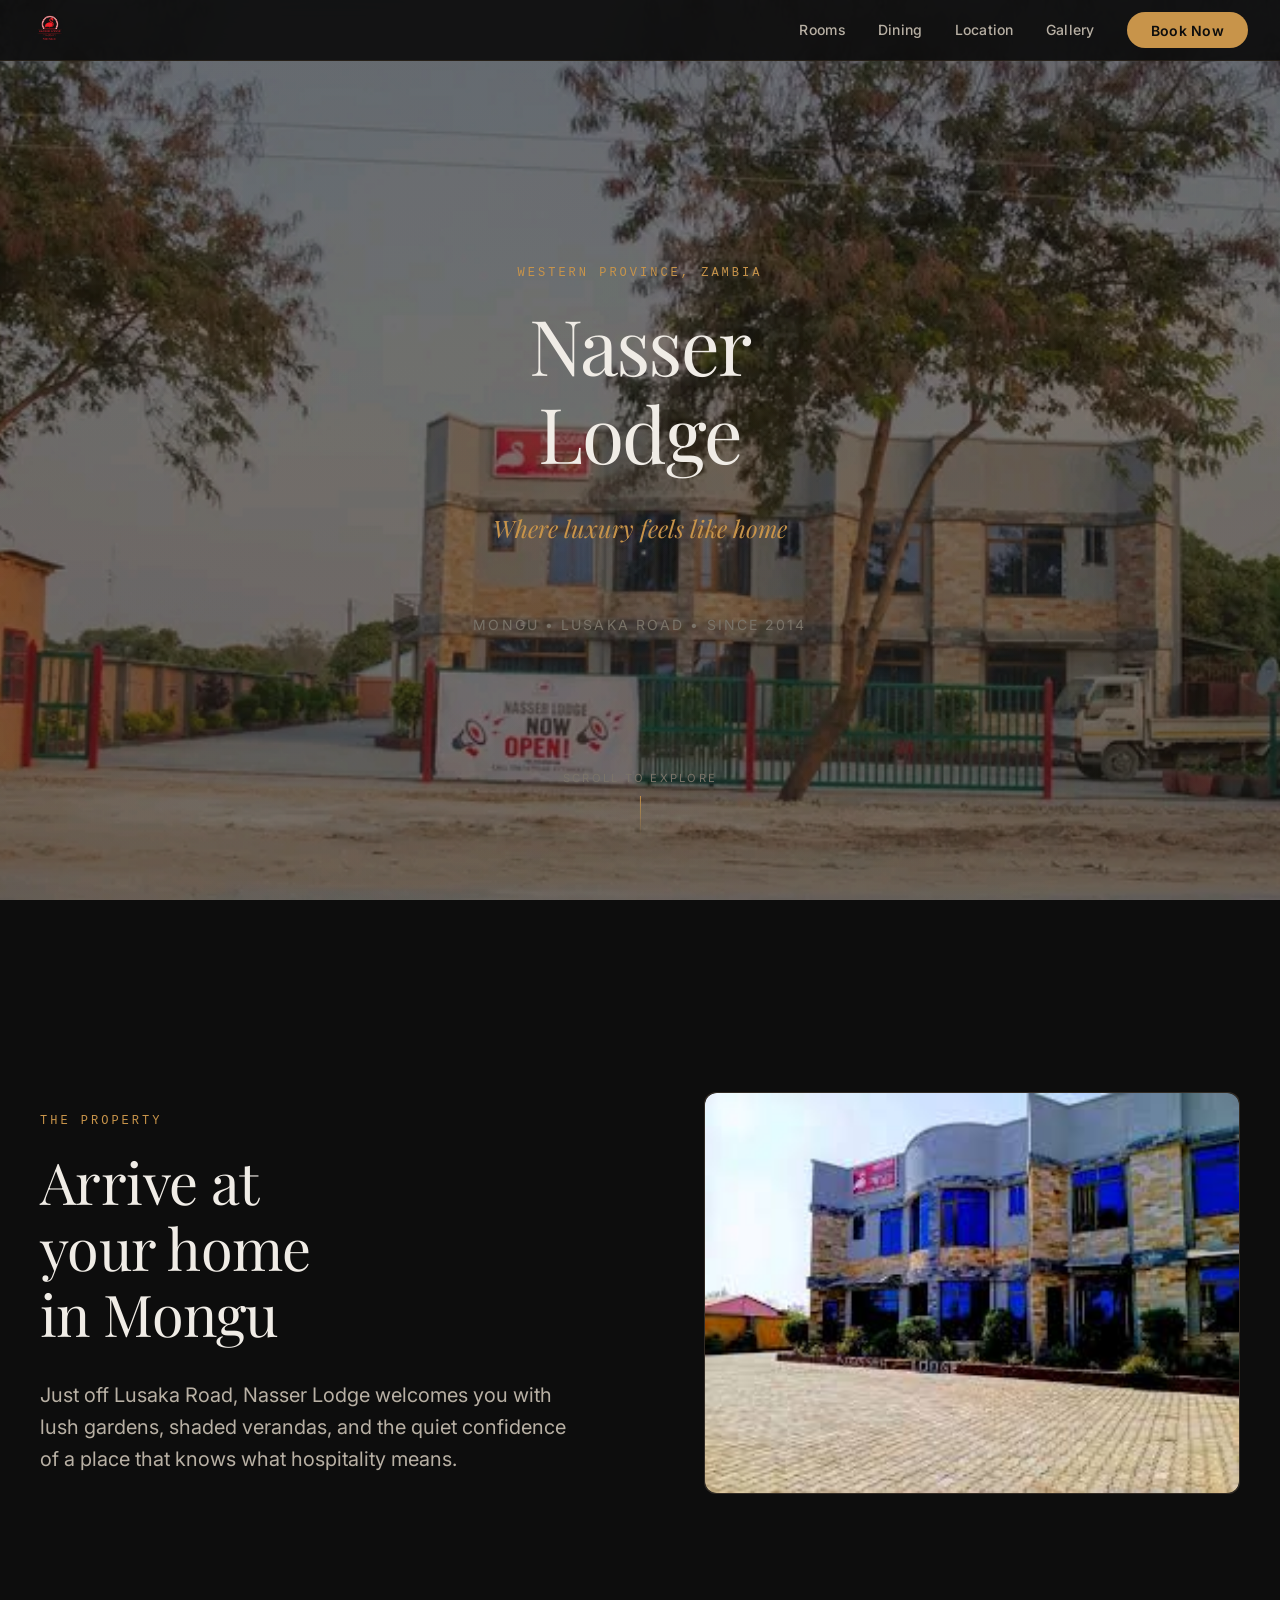
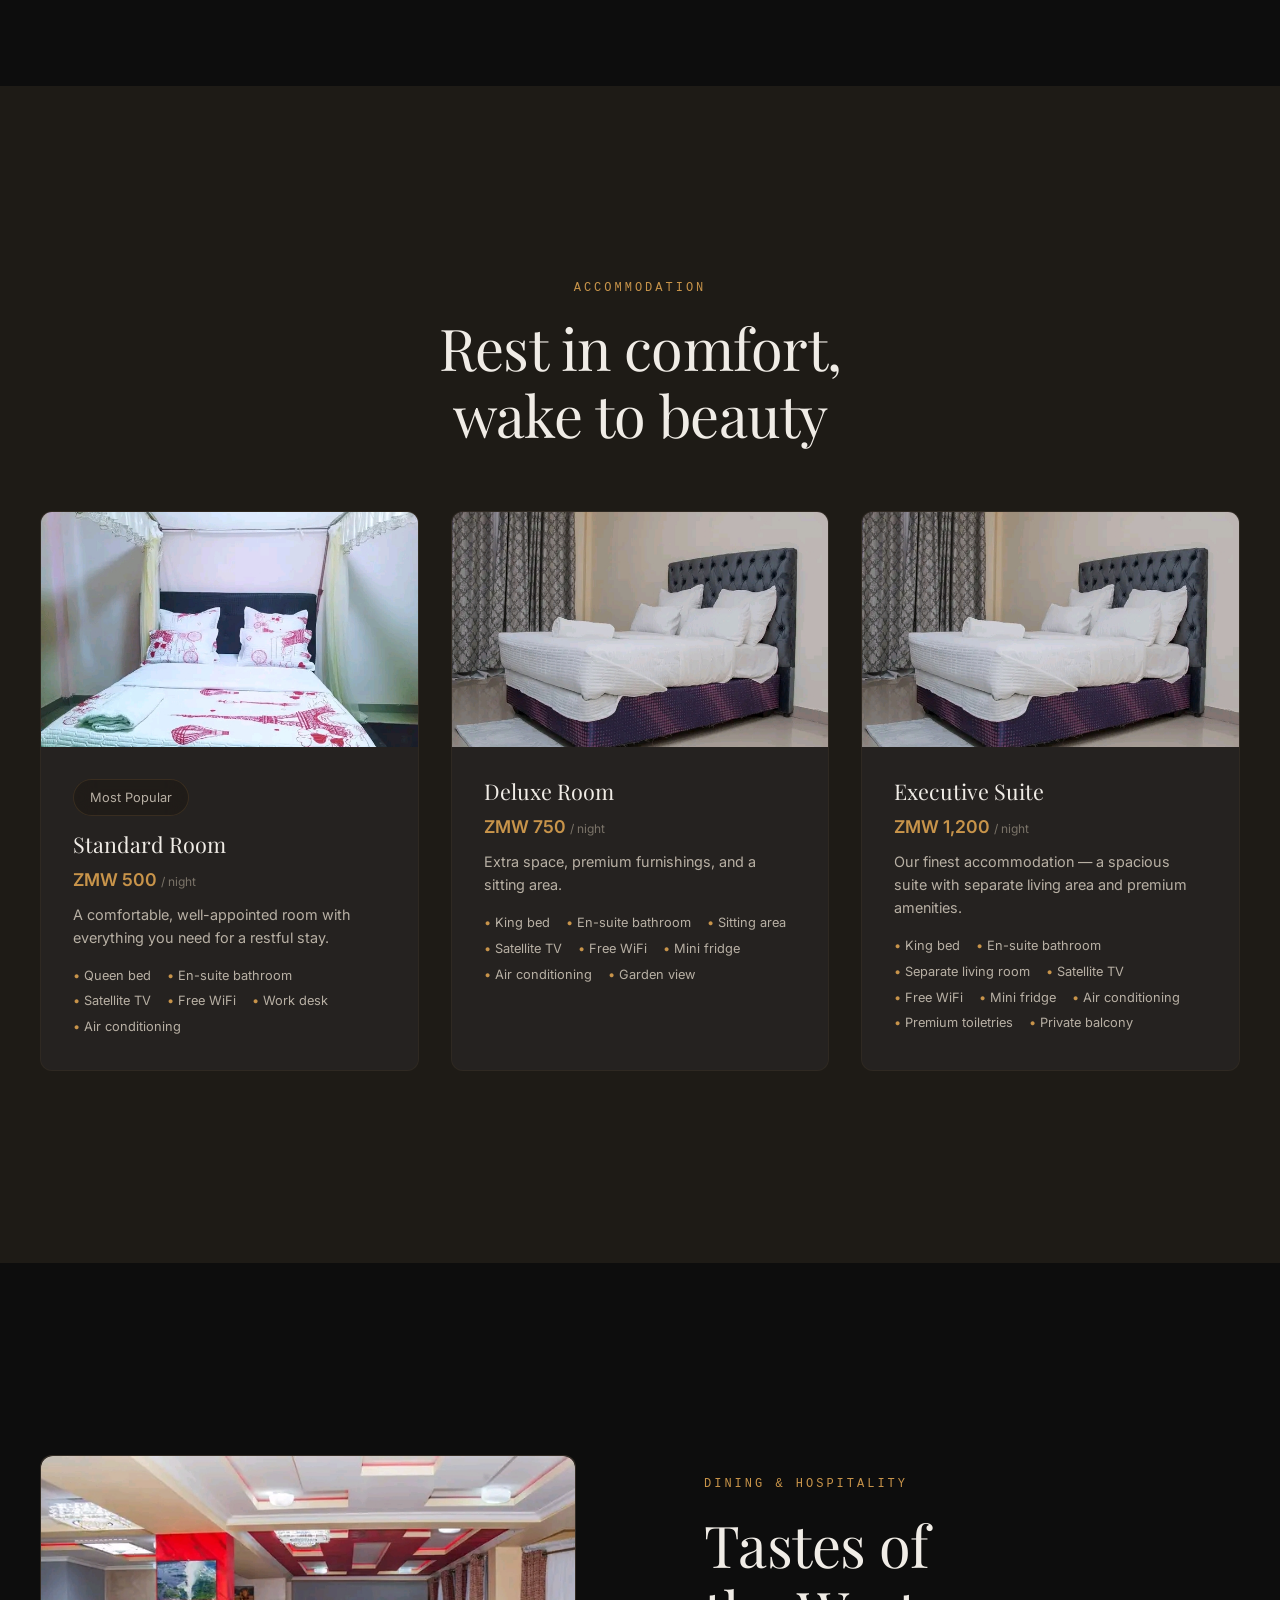
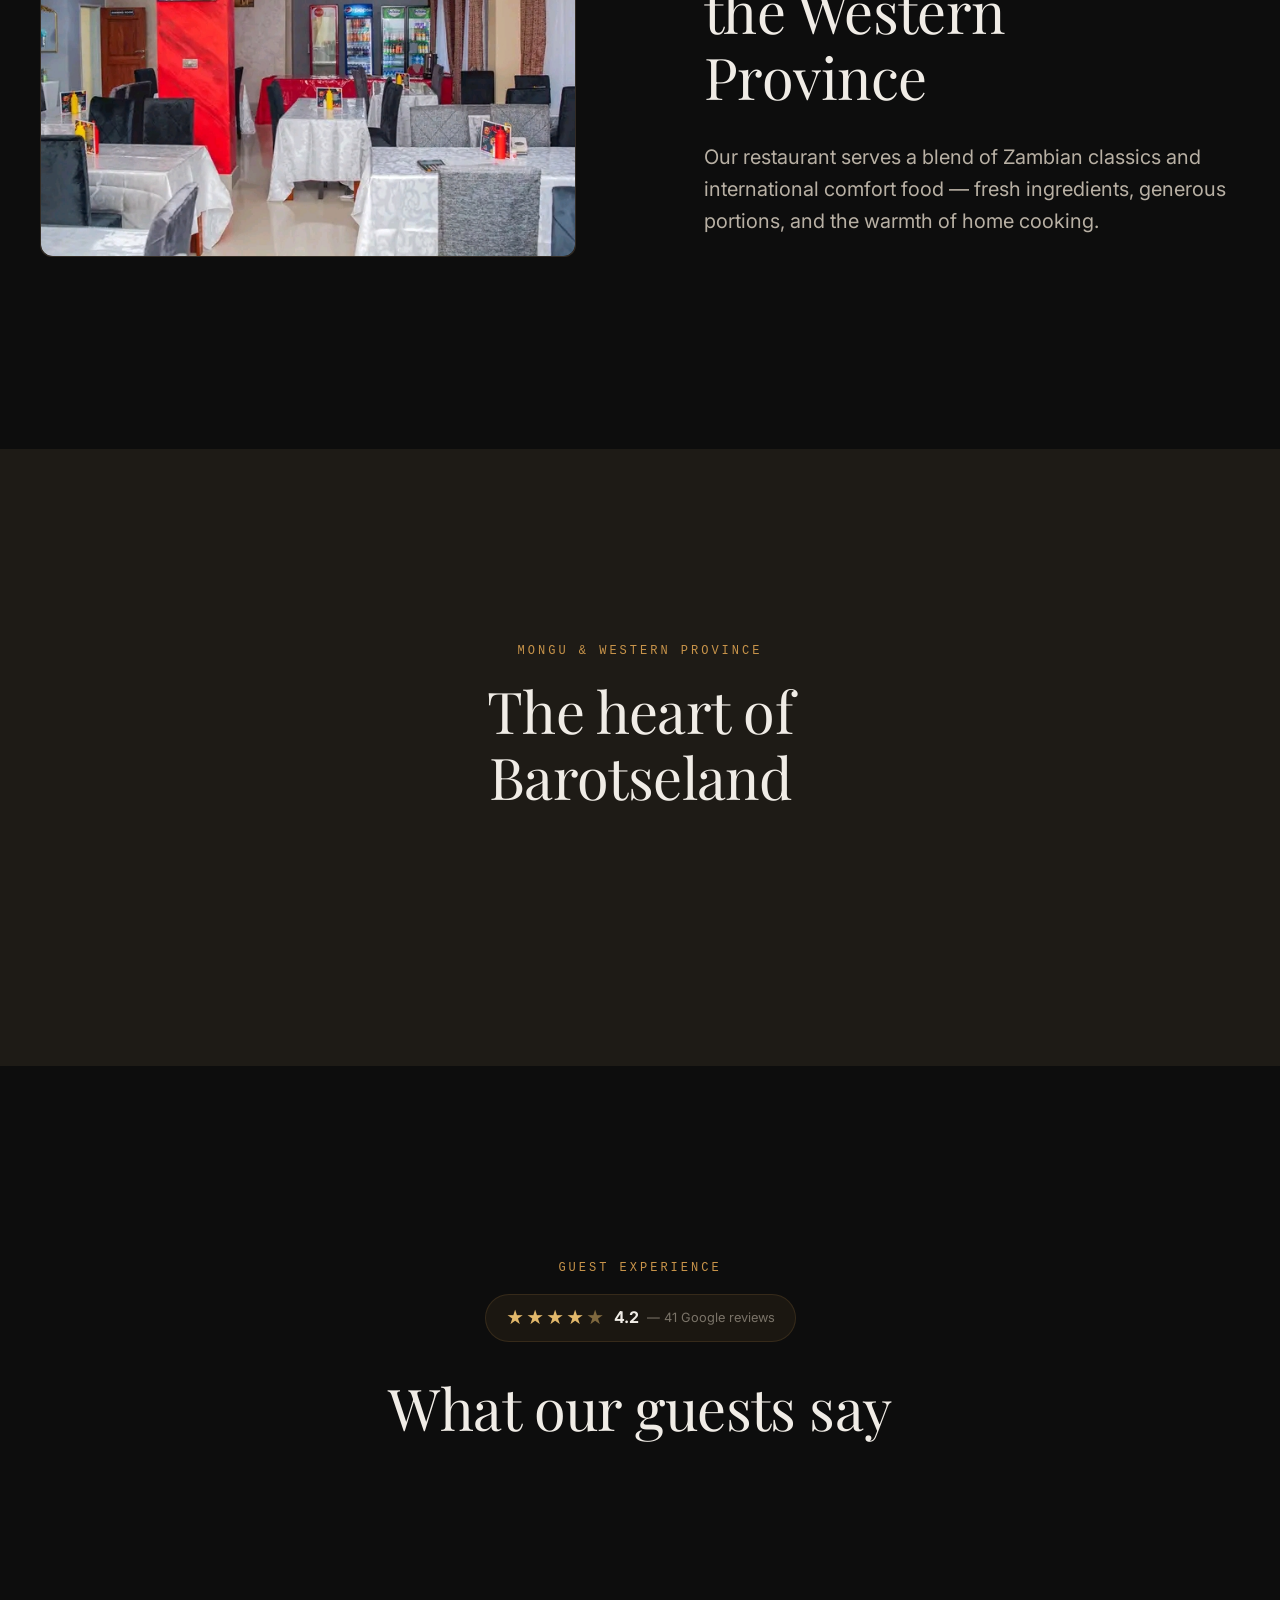
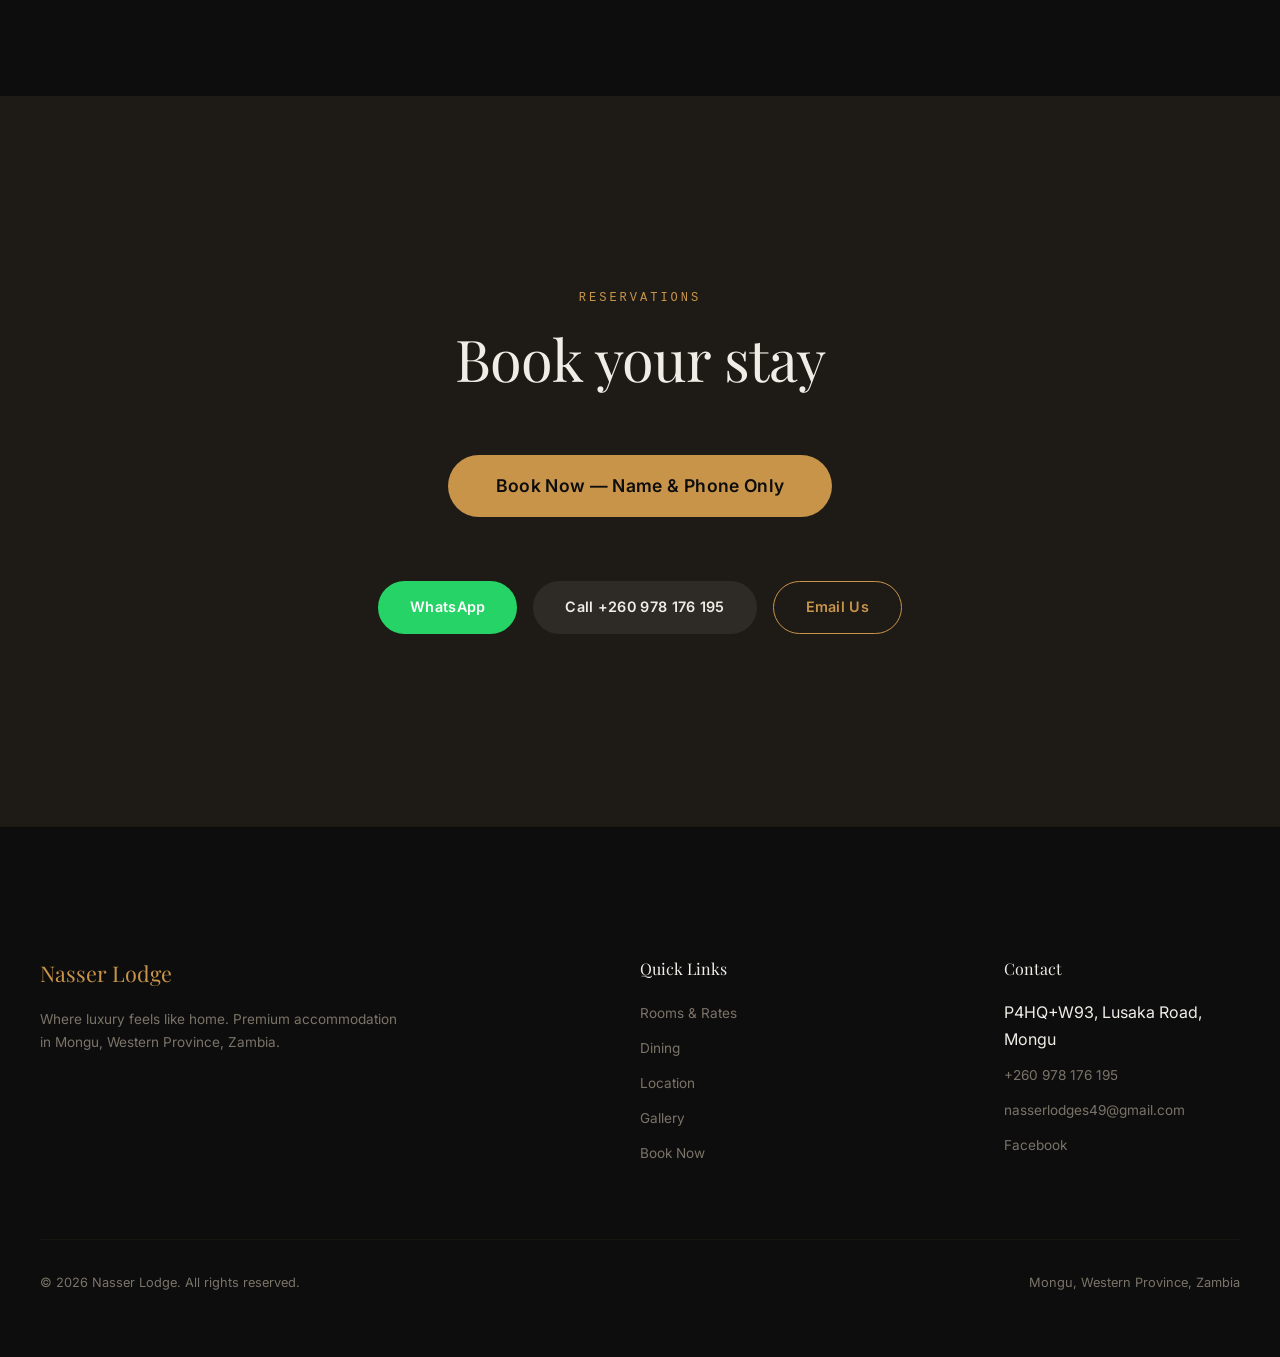
<file: index.html>
<!DOCTYPE html>
<html lang="en">
<head>
  <meta charset="UTF-8">
  <meta name="viewport" content="width=device-width, initial-scale=1.0">
  <meta name="description" content="Nasser Lodge — Where luxury feels like home. A premium lodge in Mongu, Western Province, Zambia offering exceptional accommodation, dining, and authentic Barotseland hospitality.">
  <meta property="og:title" content="Nasser Lodge — Mongu, Zambia">
  <meta property="og:description" content="Where luxury feels like home. Experience premium accommodation and authentic Zambian hospitality in the heart of Western Province.">
  <meta property="og:type" content="website">
  <meta property="og:locale" content="en_ZM">
  <script type="application/ld+json">
  {
    "@context": "https://schema.org",
    "@type": "LodgingBusiness",
    "name": "Nasser Lodge",
    "description": "Where luxury feels like home — premium lodge accommodation in Mongu, Western Province, Zambia.",
    "address": {
      "@type": "PostalAddress",
      "streetAddress": "P4HQ+W93, Lusaka Road",
      "addressLocality": "Mongu",
      "addressRegion": "Western Province",
      "addressCountry": "ZM"
    },
    "telephone": "+260978176195",
    "email": "nasserlodges49@gmail.com",
    "aggregateRating": {
      "@type": "AggregateRating",
      "ratingValue": "4.2",
      "reviewCount": "41"
    },
    "priceRange": "ZMW 500 – ZMW 1,200",
    "url": "https://nasserlodge.com"
  }
  </script>
  <title>Nasser Lodge — Where Luxury Feels Like Home | Mongu, Zambia</title>
  <link rel="preconnect" href="https://fonts.googleapis.com">
  <link rel="preconnect" href="https://fonts.gstatic.com" crossorigin>
  <link href="https://fonts.googleapis.com/css2?family=Inter:wght@300;400;500;600;700&family=Playfair+Display:ital,wght@0,400;0,500;0,600;0,700;1,400;1,500&display=swap" rel="stylesheet">
  <link rel="stylesheet" href="css/style.css">
  <link rel="icon" type="image/svg+xml" href="data:image/svg+xml,%3Csvg xmlns='http://www.w3.org/2000/svg' viewBox='0 0 100 100'%3E%3Ctext y='.9em' font-size='90'%3E%F0%9F%8F%A1%3C/text%3E%3C/svg%3E">
</head>
<body>
  <nav class="nav" role="navigation" aria-label="Main navigation">
    <a href="#" class="nav__logo"><img src="assets/logo.png" alt="Nasser Lodge" class="nav__logo-img"></a>
    <button class="nav__toggle" aria-label="Toggle menu" aria-expanded="false"><span></span><span></span><span></span></button>
    <ul class="nav__links">
      <li><a href="#rooms">Rooms</a></li><li><a href="#dining">Dining</a></li><li><a href="#location">Location</a></li>
      <li><a href="pages/gallery.html">Gallery</a></li><li><a href="pages/book.html" class="nav__cta">Book Now</a></li>
    </ul>
  </nav>
  <section class="hero" id="home">
    <img class="hero__bg" src="images/lodge-entrance.jpg" alt="Nasser Lodge entrance" loading="eager">
    <div class="hero__content"><span class="section-label">Western Province, Zambia</span><h1>Nasser<br>Lodge</h1><p class="hero__tagline">Where luxury feels like home</p></div>
    <p class="hero__byline">Mongu • Lusaka Road • Since 2014</p>
    <div class="hero__scroll-hint" aria-hidden="true">Scroll to explore</div>
  </section>
  <section class="chapter chapter--split" id="grounds">
    <div class="chapter__inner">
      <div class="animate-on-scroll"><span class="section-label">The Property</span><h2>Arrive at<br>your home<br>in Mongu</h2><p class="subtitle">Just off Lusaka Road, Nasser Lodge welcomes you with lush gardens, shaded verandas, and the quiet confidence of a place that knows what hospitality means.</p></div>
      <div class="media-block animate-on-scroll"><img src="images/lodge-exterior.jpg" alt="Nasser Lodge exterior" loading="lazy" style="width:100%;height:100%;object-fit:cover;border-radius:12px;"></div>
    </div>
  </section>
  <section class="chapter chapter--alt" id="rooms">
    <div class="chapter__inner">
      <div class="animate-on-scroll" style="text-align:center;margin-bottom:var(--space-xl);"><span class="section-label">Accommodation</span><h2>Rest in comfort,<br>wake to beauty</h2></div>
      <div class="rooms-grid stagger-children">
        <article class="room-card">
          <div class="room-card__image"><img src="images/room-standard.jpg" alt="Standard Room" loading="lazy"></div>
          <div class="room-card__body"><div class="glass-tag">Most Popular</div><h3 class="room-card__title">Standard Room</h3><div class="room-card__price">ZMW 500 <span>/ night</span></div><p style="font-size:0.9rem;color:var(--color-text-secondary);line-height:1.6;">A comfortable, well-appointed room with everything you need for a restful stay.</p><ul class="room-card__amenities"><li>Queen bed</li><li>En-suite bathroom</li><li>Satellite TV</li><li>Free WiFi</li><li>Work desk</li><li>Air conditioning</li></ul></div>
        </article>
        <article class="room-card">
          <div class="room-card__image"><img src="images/room-deluxe.jpg" alt="Deluxe Room" loading="lazy"></div>
          <div class="room-card__body"><h3 class="room-card__title">Deluxe Room</h3><div class="room-card__price">ZMW 750 <span>/ night</span></div><p style="font-size:0.9rem;color:var(--color-text-secondary);line-height:1.6;">Extra space, premium furnishings, and a sitting area.</p><ul class="room-card__amenities"><li>King bed</li><li>En-suite bathroom</li><li>Sitting area</li><li>Satellite TV</li><li>Free WiFi</li><li>Mini fridge</li><li>Air conditioning</li><li>Garden view</li></ul></div>
        </article>
        <article class="room-card">
          <div class="room-card__image"><img src="images/room-executive.jpg" alt="Executive Suite at Nasser Lodge — Premium suite with private balcony, living room, premium toiletries" loading="lazy"></div>
          <div class="room-card__body"><h3 class="room-card__title">Executive Suite</h3><div class="room-card__price">ZMW 1,200 <span>/ night</span></div><p style="font-size:0.9rem;color:var(--color-text-secondary);line-height:1.6;">Our finest accommodation — a spacious suite with separate living area and premium amenities.</p><ul class="room-card__amenities"><li>King bed</li><li>En-suite bathroom</li><li>Separate living room</li><li>Satellite TV</li><li>Free WiFi</li><li>Mini fridge</li><li>Air conditioning</li><li>Premium toiletries</li><li>Private balcony</li></ul></div>
        </article>
      </div>
    </div>
  </section>
  <section class="chapter chapter--split" id="dining">
    <div class="chapter__inner">
      <div class="media-block animate-on-scroll"><img src="images/restaurant.jpg" alt="Nasser Lodge restaurant" loading="lazy" style="width:100%;height:100%;object-fit:cover;border-radius:12px;"></div>
      <div class="animate-on-scroll"><span class="section-label">Dining & Hospitality</span><h2>Tastes of<br>the Western<br>Province</h2><p class="subtitle">Our restaurant serves a blend of Zambian classics and international comfort food — fresh ingredients, generous portions, and the warmth of home cooking.</p></div>
    </div>
  </section>
  <section class="chapter chapter--alt" id="location">
    <div class="chapter__inner"><div class="animate-on-scroll" style="text-align:center;margin-bottom:var(--space-xl);"><span class="section-label">Mongu & Western Province</span><h2>The heart of<br>Barotseland</h2></div></div>
  </section>
  <section class="chapter" id="reviews">
    <div class="chapter__inner"><div class="animate-on-scroll" style="text-align:center;margin-bottom:var(--space-xl);"><span class="section-label">Guest Experience</span><div class="rating-badge"><span class="rating-badge__stars">★★★★<span style="opacity:0.5;">★</span></span><span class="rating-badge__score">4.2</span><span class="rating-badge__count">— 41 Google reviews</span></div><h2>What our guests say</h2></div></div>
  </section>
  <section class="chapter chapter--alt" id="book">
    <div class="chapter__inner">
      <div class="animate-on-scroll" style="text-align:center;margin-bottom:var(--space-xl);"><span class="section-label">Reservations</span><h2>Book your stay</h2></div>
      <div class="animate-on-scroll" style="text-align:center;">
        <a href="pages/book.html" class="btn btn--primary" style="font-size:1.1rem;padding:1rem 3rem;">Book Now — Name & Phone Only</a>
        <div class="cta-group" style="justify-content:center;margin-top:var(--space-xl);"><a href="https://wa.me/260978176195" class="btn btn--whatsapp" target="_blank" rel="noopener">WhatsApp</a><a href="tel:+260978176195" class="btn btn--call">Call +260 978 176 195</a><a href="mailto:nasserlodges49@gmail.com" class="btn btn--outline">Email Us</a></div>
      </div>
    </div>
  </section>
  <footer class="footer" role="contentinfo">
    <div class="footer__inner">
      <div><div class="footer__brand">Nasser Lodge</div><p class="footer__desc">Where luxury feels like home. Premium accommodation in Mongu, Western Province, Zambia.</p></div>
      <div><div class="footer__heading">Quick Links</div><ul class="footer__links"><li><a href="#rooms">Rooms & Rates</a></li><li><a href="#dining">Dining</a></li><li><a href="#location">Location</a></li><li><a href="pages/gallery.html">Gallery</a></li><li><a href="pages/book.html">Book Now</a></li></ul></div>
      <div><div class="footer__heading">Contact</div><ul class="footer__links"><li>P4HQ+W93, Lusaka Road, Mongu</li><li><a href="tel:+260978176195">+260 978 176 195</a></li><li><a href="mailto:nasserlodges49@gmail.com">nasserlodges49@gmail.com</a></li><li><a href="https://facebook.com/nasserlodge" target="_blank" rel="noopener">Facebook</a></li></ul></div>
    </div>
    <div class="footer__bottom"><span>&copy; <span id="current-year">2026</span> Nasser Lodge. All rights reserved.</span><span>Mongu, Western Province, Zambia</span></div>
  </footer>
  <script src="js/main.js"></script>
</body>
</html>
</file>
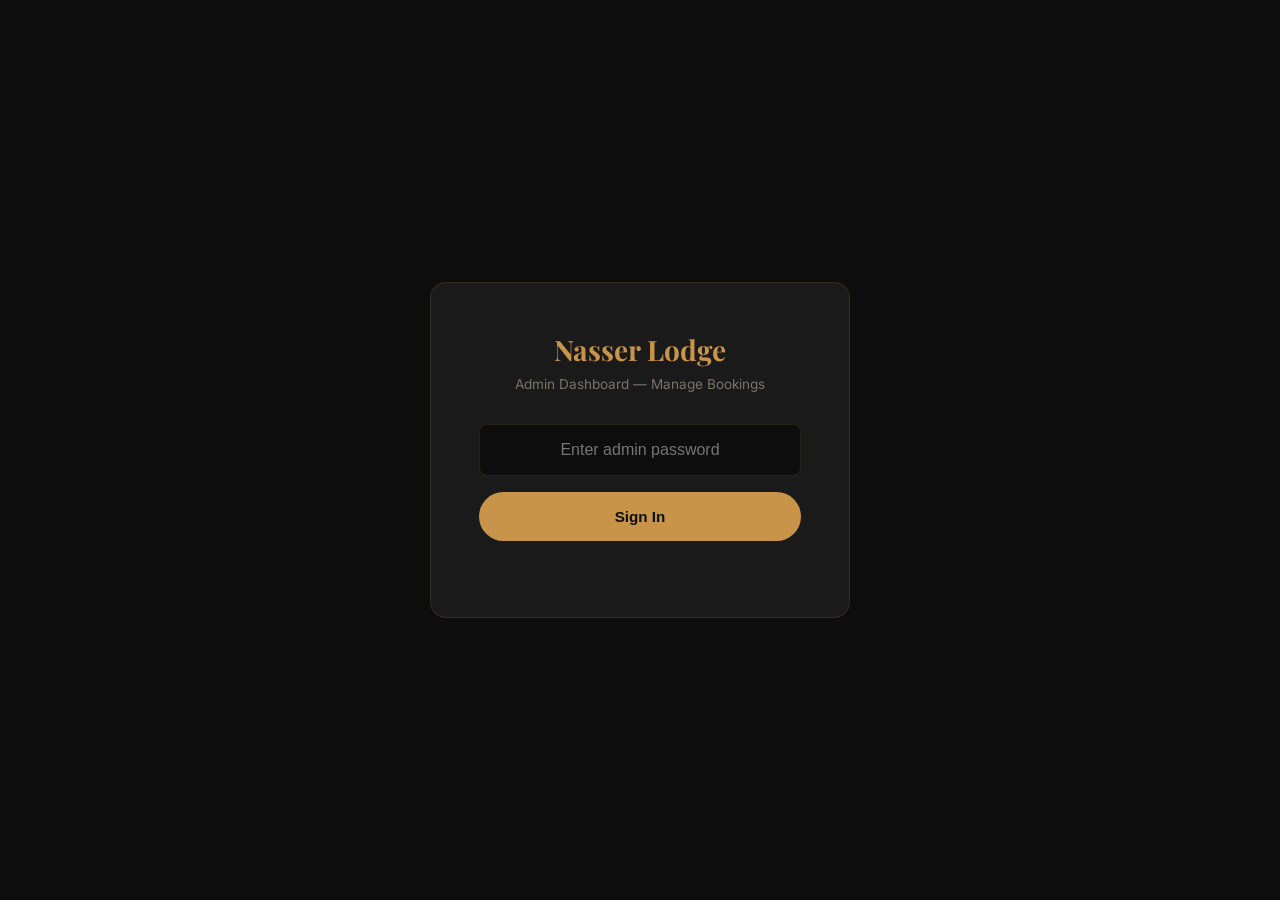
<file: admin.html>
<!DOCTYPE html>
<html lang="en">
<head>
  <meta charset="UTF-8">
  <meta name="viewport" content="width=device-width, initial-scale=1.0">
  <title>Admin — Nasser Lodge Bookings</title>
  <link rel="preconnect" href="https://fonts.googleapis.com">
  <link rel="preconnect" href="https://fonts.gstatic.com" crossorigin>
  <link href="https://fonts.googleapis.com/css2?family=Inter:wght@300;400;500;600;700&family=Playfair+Display:ital,wght@0,400;0,500;0,600;0,700&display=swap" rel="stylesheet">
  <style>
    :root {
      --bg: #0d0d0d; --surface: #1a1a1a; --gold: #c8944a; --text: #f0ece6; --muted: #7a7368;
      --green: #5a7d4a; --red: #c0392b;
    }
    * { box-sizing: border-box; margin: 0; padding: 0; }
    body { font-family: 'Inter', sans-serif; background: var(--bg); color: var(--text); min-height: 100vh; }
    .login-page { display: flex; align-items: center; justify-content: center; min-height: 100vh; padding: 2rem; }
    .login-card { background: var(--surface); border: 1px solid rgba(200,148,74,0.15); border-radius: 16px; padding: 3rem; max-width: 420px; width: 100%; text-align: center; }
    .login-card h1 { font-family: 'Playfair Display', serif; font-size: 1.75rem; margin-bottom: 0.5rem; color: var(--gold); }
    .login-card p { color: var(--muted); font-size: 0.85rem; margin-bottom: 2rem; }
    .login-card input { width: 100%; padding: 1rem; border-radius: 8px; border: 1px solid rgba(200,148,74,0.15); background: var(--bg); color: var(--text); font-size: 1rem; text-align: center; margin-bottom: 1rem; }
    .login-card input:focus { outline: none; border-color: var(--gold); }
    .login-card button { width: 100%; padding: 1rem; border: none; border-radius: 100px; background: var(--gold); color: #0d0d0d; font-weight: 700; font-size: 0.95rem; cursor: pointer; }
    .login-error { color: var(--red); font-size: 0.8rem; margin-top: 0.5rem; min-height: 1.2rem; }
    .dashboard { display: none; max-width: 1400px; margin: 0 auto; padding: 2rem; }
    .dash-header { display: flex; justify-content: space-between; align-items: center; padding: 1.5rem 0; border-bottom: 1px solid rgba(200,148,74,0.1); margin-bottom: 2rem; }
    .dash-header h1 { font-family: 'Playfair Display', serif; font-size: 1.5rem; color: var(--gold); }
    .dash-header button { padding: 0.5rem 1.5rem; border: 1px solid rgba(200,148,74,0.3); border-radius: 100px; background: transparent; color: var(--gold); cursor: pointer; font-size: 0.85rem; }
    .stats-grid { display: grid; grid-template-columns: repeat(auto-fit, minmax(200px, 1fr)); gap: 1rem; margin-bottom: 2rem; }
    .stat-card { background: var(--surface); border: 1px solid rgba(200,148,74,0.08); border-radius: 12px; padding: 1.5rem; }
    .stat-card .stat-label { font-size: 0.7rem; text-transform: uppercase; letter-spacing: 0.1em; color: var(--muted); margin-bottom: 0.5rem; }
    .stat-card .stat-value { font-size: 1.75rem; font-weight: 700; color: var(--gold); }
    .filters { display: flex; gap: 0.75rem; flex-wrap: wrap; margin-bottom: 1.5rem; }
    .filters input, .filters select { padding: 0.6rem 1rem; border-radius: 8px; border: 1px solid rgba(200,148,74,0.15); background: var(--surface); color: var(--text); font-size: 0.85rem; }
    .filters input { flex: 1; min-width: 200px; }
    .filters input:focus, .filters select:focus { outline: none; border-color: var(--gold); }
    .bookings-table { width: 100%; border-collapse: collapse; font-size: 0.85rem; }
    .bookings-table th { text-align: left; padding: 0.75rem; font-size: 0.7rem; text-transform: uppercase; letter-spacing: 0.08em; color: var(--muted); border-bottom: 2px solid rgba(200,148,74,0.1); }
    .bookings-table td { padding: 0.75rem; border-bottom: 1px solid rgba(200,148,74,0.04); }
    .bookings-table tr:hover { background: rgba(200,148,74,0.04); }
    .badge { display: inline-block; padding: 0.2rem 0.6rem; border-radius: 100px; font-size: 0.7rem; font-weight: 600; text-transform: uppercase; }
    .badge--confirmed { background: rgba(90,125,74,0.2); color: var(--green); }
    .badge--pending { background: rgba(200,148,74,0.15); color: var(--gold); }
    .badge--cancelled { background: rgba(192,57,43,0.15); color: var(--red); }
    .empty-state { text-align: center; padding: 4rem 2rem; color: var(--muted); }
    .empty-state h3 { font-family: 'Playfair Display', serif; font-size: 1.25rem; color: var(--text); margin-bottom: 0.5rem; }
    .loading { text-align: center; padding: 3rem; color: var(--muted); }
    .btn-sm { padding: 0.3rem 0.75rem; border-radius: 100px; font-size: 0.7rem; font-weight: 600; cursor: pointer; border: none; }
    .btn-confirm { background: var(--green); color: #fff; }
    .btn-cancel { background: var(--red); color: #fff; }
    .btn-delete { background: transparent; border: 1px solid var(--red); color: var(--red); margin-left: 0.25rem; }
    @media (max-width: 768px) {
      .bookings-table thead { display: none; }
      .bookings-table, .bookings-table tbody, .bookings-table tr, .bookings-table td { display: block; }
      .bookings-table tr { margin-bottom: 1rem; background: var(--surface); border-radius: 8px; padding: 0.75rem; }
      .bookings-table td { padding: 0.3rem 0; border: none; display: flex; justify-content: space-between; }
      .bookings-table td::before { content: attr(data-label); font-weight: 600; font-size: 0.65rem; text-transform: uppercase; color: var(--muted); }
    }
  </style>
</head>
<body>

<div class="login-page" id="login-page">
  <div class="login-card">
    <h1>Nasser Lodge</h1>
    <p>Admin Dashboard — Manage Bookings</p>
    <input type="password" id="admin-password" placeholder="Enter admin password" onkeydown="if(event.key==='Enter')login()">
    <button onclick="login()">Sign In</button>
    <div class="login-error" id="login-error"></div>
  </div>
</div>

<div class="dashboard" id="dashboard">
  <div class="dash-header">
    <h1>📋 Booking Management</h1>
    <button onclick="logout()">Sign Out</button>
  </div>

  <div class="stats-grid" id="stats-grid">
    <div class="stat-card"><div class="stat-label">Total Bookings</div><div class="stat-value" id="stat-total">0</div></div>
    <div class="stat-card"><div class="stat-label">Confirmed</div><div class="stat-value" id="stat-confirmed" style="color:var(--green);">0</div></div>
    <div class="stat-card"><div class="stat-label">Pending</div><div class="stat-value" id="stat-pending">0</div></div>
    <div class="stat-card"><div class="stat-label">Revenue (Paid)</div><div class="stat-value" id="stat-revenue">ZMW 0</div></div>
  </div>

  <div class="filters">
    <input type="text" id="filter-search" placeholder="Search by name, phone, or ref…" oninput="renderTable()">
    <select id="filter-status" onchange="renderTable()">
      <option value="">All Status</option>
      <option value="confirmed">Confirmed</option>
      <option value="pending">Pending</option>
      <option value="cancelled">Cancelled</option>
    </select>
  </div>

  <div class="loading" id="loading">Loading bookings…</div>
  <div class="empty-state" id="empty-state" style="display:none;">
    <h3>No bookings yet</h3>
    <p>Bookings will appear here when guests book through the website.</p>
  </div>
  <table class="bookings-table" id="bookings-table" style="display:none;">
    <thead>
      <tr>
        <th>Ref</th><th>Guest</th><th>Phone</th><th>Room</th><th>Check-in</th><th>Check-out</th><th>Nights</th>
        <th>Total</th><th>Paid</th><th>Balance</th><th>Method</th><th>Status</th><th>Actions</th>
      </tr>
    </thead>
    <tbody id="bookings-tbody"></tbody>
  </table>
</div>

<script>
var API_URL = '/api/admin';
var PASSWORD = 'nasser2026';
var bookings = [];

function login() {
  var pw = document.getElementById('admin-password').value;
  if (pw !== PASSWORD) {
    document.getElementById('login-error').textContent = 'Incorrect password.';
    return;
  }
  PASSWORD = pw;
  document.getElementById('login-page').style.display = 'none';
  document.getElementById('dashboard').style.display = 'block';
  loadBookings();
}

function logout() {
  bookings = [];
  document.getElementById('dashboard').style.display = 'none';
  document.getElementById('login-page').style.display = 'flex';
  document.getElementById('admin-password').value = '';
}

async function loadBookings() {
  document.getElementById('loading').style.display = 'block';
  document.getElementById('empty-state').style.display = 'none';
  document.getElementById('bookings-table').style.display = 'none';
  try {
    var res = await fetch(API_URL + '?key=' + encodeURIComponent(PASSWORD));
    if (res.status === 401) { logout(); return; }
    var data = await res.json();
    bookings = data.bookings || [];
    renderStats(data.stats);
    renderTable();
  } catch(e) {
    document.getElementById('loading').textContent = 'Failed to load. Is the backend running?';
  }
}

function renderStats(stats) {
  if (!stats) return;
  document.getElementById('stat-total').textContent = stats.total || 0;
  document.getElementById('stat-confirmed').textContent = stats.confirmed || 0;
  document.getElementById('stat-pending').textContent = stats.pending || 0;
  document.getElementById('stat-revenue').textContent = 'ZMW ' + ((stats.totalRevenue || 0).toLocaleString());
}

function renderTable() {
  var search = (document.getElementById('filter-search').value || '').toLowerCase();
  var status = document.getElementById('filter-status').value;

  var filtered = bookings.filter(function(b) {
    if (status && b.status !== status) return false;
    if (search) {
      var match = (b.name || '').toLowerCase().includes(search) ||
        (b.phone || '').includes(search) || (b.ref || '').toLowerCase().includes(search);
      if (!match) return false;
    }
    return true;
  });

  document.getElementById('loading').style.display = 'none';

  if (filtered.length === 0) {
    document.getElementById('empty-state').style.display = 'block';
    document.getElementById('bookings-table').style.display = 'none';
    return;
  }

  document.getElementById('empty-state').style.display = 'none';
  document.getElementById('bookings-table').style.display = 'table';

  var tbody = document.getElementById('bookings-tbody');
  tbody.innerHTML = filtered.map(function(b) {
    return '<tr>' +
      '<td data-label="Ref">' + (b.ref || '-') + '</td>' +
      '<td data-label="Guest">' + (b.name || '-') + '</td>' +
      '<td data-label="Phone">' + (b.phone || '-') + '</td>' +
      '<td data-label="Room">' + (b.room || '-') + '</td>' +
      '<td data-label="Check-in">' + fmtDate(b.checkin) + '</td>' +
      '<td data-label="Check-out">' + fmtDate(b.checkout) + '</td>' +
      '<td data-label="Nights">' + (b.nights || '-') + '</td>' +
      '<td data-label="Total">ZMW ' + (b.total || 0).toLocaleString() + '</td>' +
      '<td data-label="Paid">ZMW ' + (b.deposit || 0).toLocaleString() + '</td>' +
      '<td data-label="Balance">ZMW ' + (b.balance || 0).toLocaleString() + '</td>' +
      '<td data-label="Method">' + (b.paymentMethod || '-') + '</td>' +
      '<td data-label="Status"><span class="badge badge--' + b.status + '">' + b.status + '</span></td>' +
      '<td data-label="Actions">' +
        (b.status === 'pending' ? '<button class="btn-sm btn-confirm" onclick="updateStatus(\'' + b.id + '\',\'confirmed\')">Confirm</button> ' : '') +
        (b.status !== 'cancelled' ? '<button class="btn-sm btn-cancel" onclick="updateStatus(\'' + b.id + '\',\'cancelled\')">Cancel</button>' : '') +
        '<button class="btn-sm btn-delete" onclick="deleteBooking(\'' + b.id + '\')">Del</button>' +
      '</td>' +
    '</tr>';
  }).join('');
}

function fmtDate(iso) {
  if (!iso) return '-';
  var parts = iso.split('T')[0].split('-');
  return parts[2] + '/' + parts[1] + '/' + parts[0];
}

async function updateStatus(id, status) {
  try {
    var res = await fetch(API_URL + '?key=' + encodeURIComponent(PASSWORD), {
      method: 'POST',
      headers: { 'Content-Type': 'application/json' },
      body: JSON.stringify({ id: id, status: status })
    });
    var data = await res.json();
    if (data.success) loadBookings();
  } catch(e) { alert('Failed to update.'); }
}

async function deleteBooking(id) {
  if (!confirm('Delete this booking permanently?')) return;
  try {
    var res = await fetch(API_URL + '?key=' + encodeURIComponent(PASSWORD), {
      method: 'POST',
      headers: { 'Content-Type': 'application/json' },
      body: JSON.stringify({ id: id, action: 'delete' })
    });
    var data = await res.json();
    if (data.success) loadBookings();
  } catch(e) { alert('Failed to delete.'); }
}
</script>
</body>
</html>
</file>
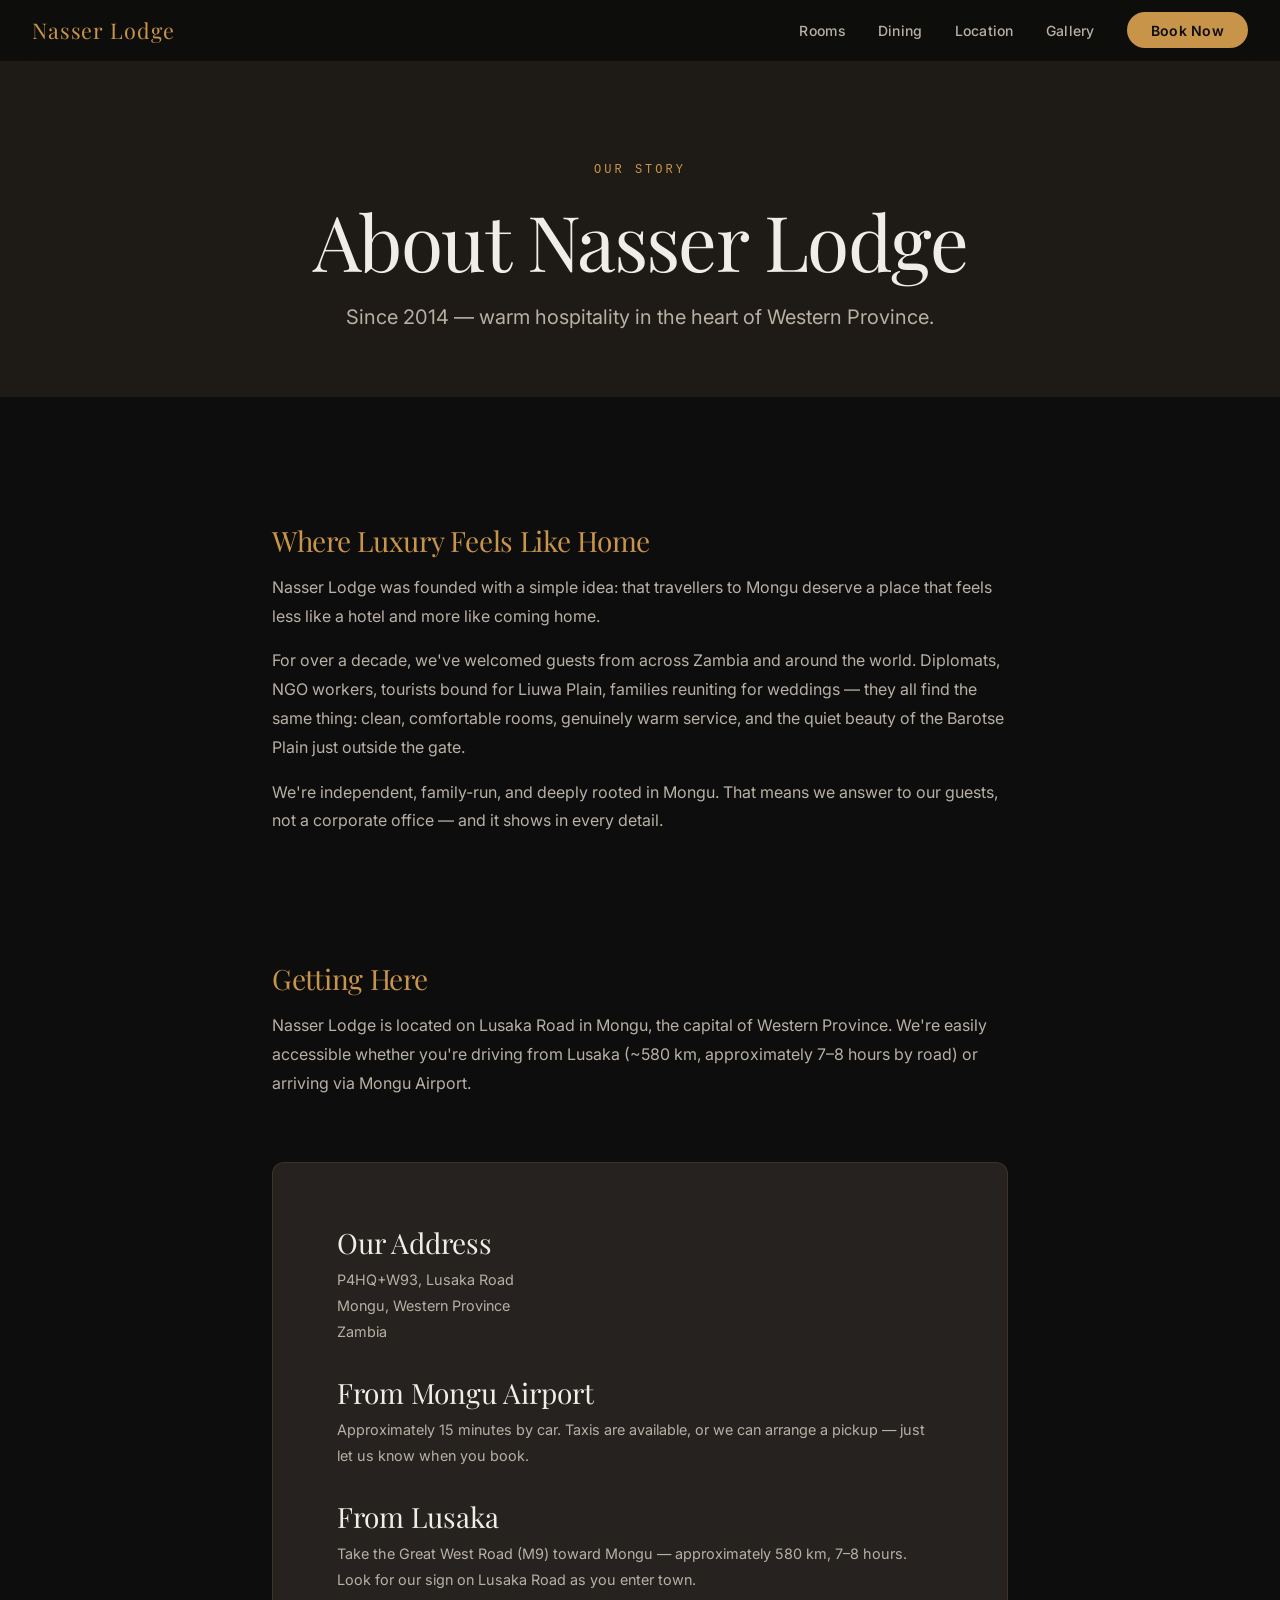
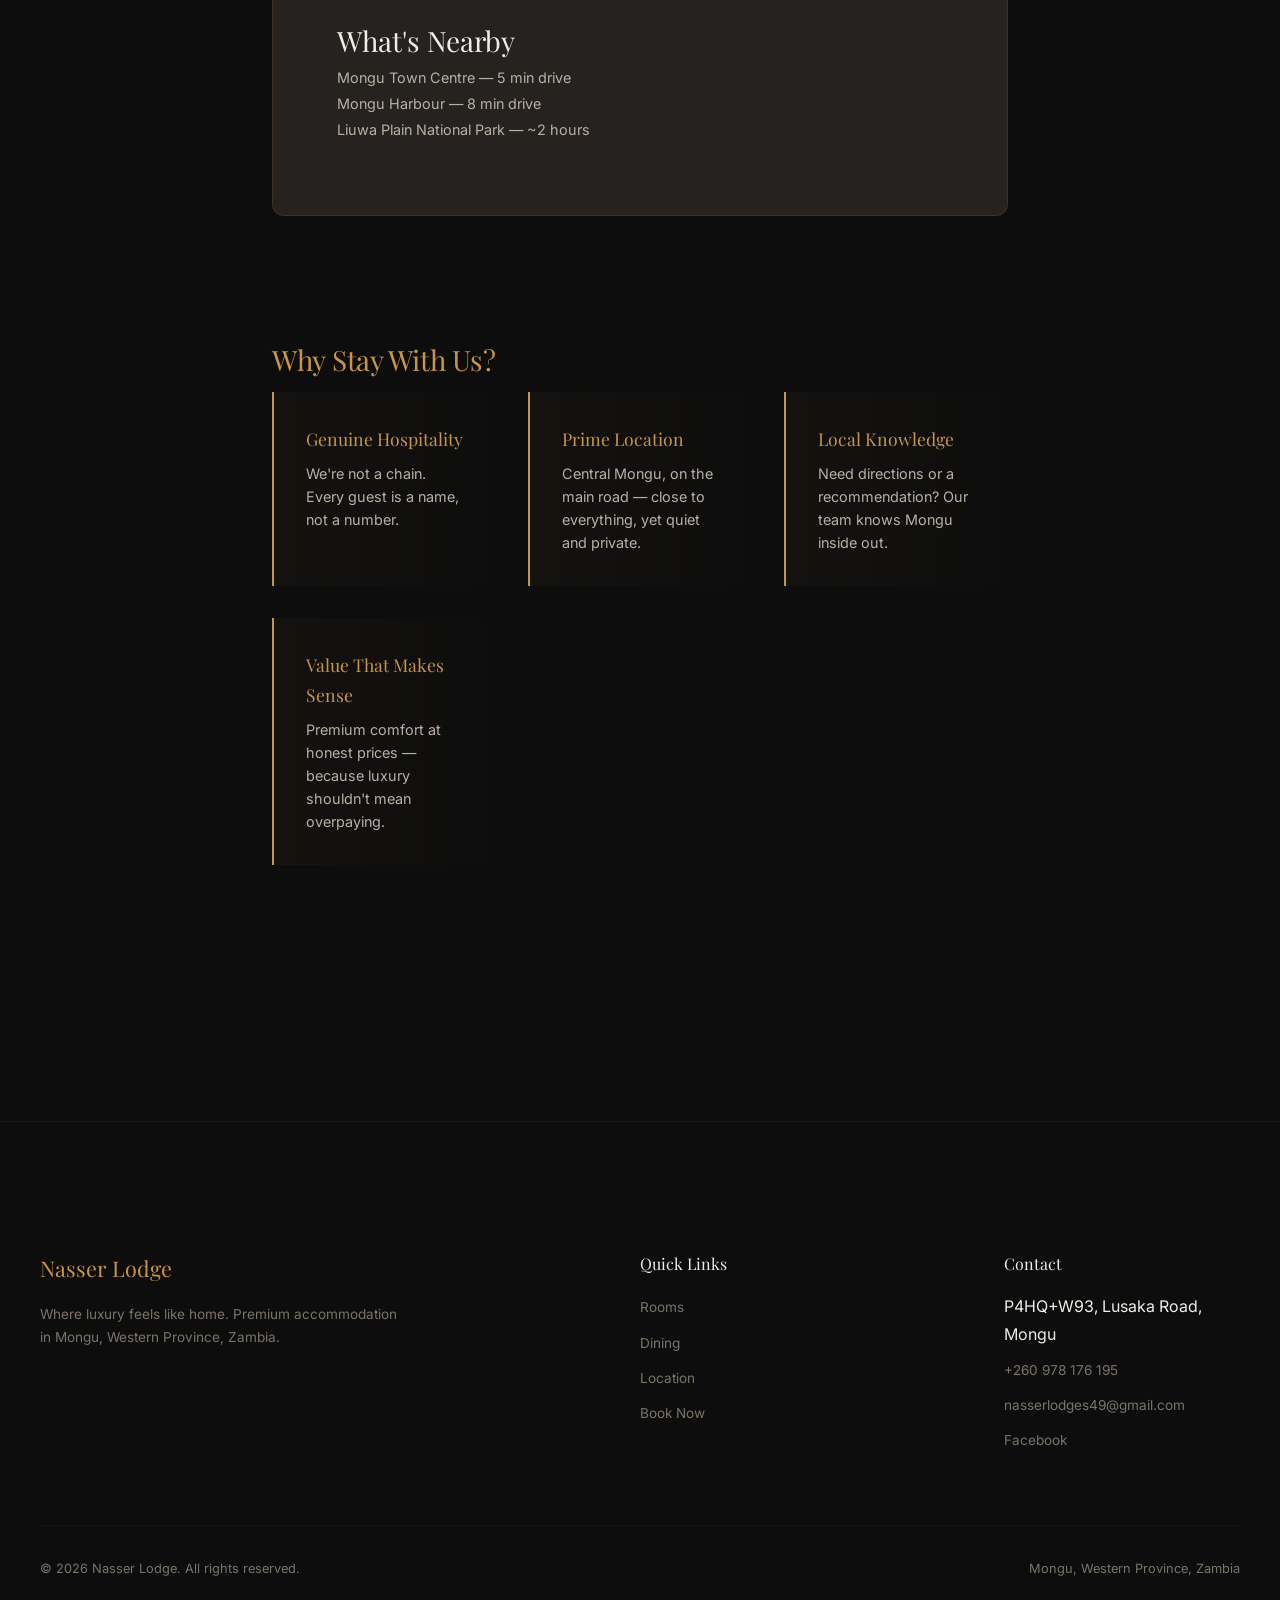
<file: pages/about.html>
<!DOCTYPE html>
<html lang="en">
<head>
  <meta charset="UTF-8">
  <meta name="viewport" content="width=device-width, initial-scale=1.0">
  <meta name="description" content="About Nasser Lodge — our story, location, and what makes Mongu, Western Province, Zambia a destination worth visiting.">
  <title>About — Nasser Lodge | Mongu, Zambia</title>
  <link rel="preconnect" href="https://fonts.googleapis.com">
  <link rel="preconnect" href="https://fonts.gstatic.com" crossorigin>
  <link href="https://fonts.googleapis.com/css2?family=Inter:wght@300;400;500;600;700&family=Playfair+Display:ital,wght@0,400;0,500;0,600;0,700;1,400;1,500&display=swap" rel="stylesheet">
  <link rel="stylesheet" href="../css/style.css">
  <style>
    .page-header { padding: 10rem var(--space-lg) var(--space-xl); text-align: center; background: var(--color-bg-warm); }
    .page-body { padding: var(--space-2xl) var(--space-lg); max-width: var(--max-width-narrow); margin: 0 auto; }
    .about-section { margin-bottom: var(--space-2xl); }
    .about-section h2 { font-family: var(--font-display); font-size: 1.75rem; color: var(--color-gold); margin-bottom: var(--space-md); }
    .about-section p { color: var(--color-text-secondary); line-height: 1.8; margin-bottom: var(--space-md); }
    .directions-box { background: var(--color-surface); border: 1px solid rgba(200,148,74,0.15); border-radius: 12px; padding: var(--space-xl); margin-top: var(--space-xl); }
    .directions-box h3 { margin-bottom: var(--space-sm); }
    .directions-box p { font-size: 0.9rem; margin-bottom: var(--space-sm); }
  </style>
</head>
<body>

  <nav class="nav nav--scrolled" role="navigation" aria-label="Main navigation">
    <a href="../index.html" class="nav__logo">Nasser Lodge</a>
    <button class="nav__toggle" aria-label="Toggle menu" aria-expanded="false"><span></span><span></span><span></span></button>
    <ul class="nav__links">
      <li><a href="../index.html#rooms">Rooms</a></li>
      <li><a href="../index.html#dining">Dining</a></li>
      <li><a href="../index.html#location">Location</a></li>
      <li><a href="gallery.html">Gallery</a></li>
      <li><a href="book.html" class="nav__cta">Book Now</a></li>
    </ul>
  </nav>

  <header class="page-header">
    <span class="section-label">Our Story</span>
    <h1>About Nasser Lodge</h1>
    <p class="subtitle" style="margin:var(--space-md) auto 0;">Since 2014 — warm hospitality in the heart of Western Province.</p>
  </header>

  <main class="page-body">
    <section class="about-section">
      <h2>Where Luxury Feels Like Home</h2>
      <p>Nasser Lodge was founded with a simple idea: that travellers to Mongu deserve a place that feels less like a hotel and more like coming home.</p>
      <p>For over a decade, we've welcomed guests from across Zambia and around the world. Diplomats, NGO workers, tourists bound for Liuwa Plain, families reuniting for weddings — they all find the same thing: clean, comfortable rooms, genuinely warm service, and the quiet beauty of the Barotse Plain just outside the gate.</p>
      <p>We're independent, family-run, and deeply rooted in Mongu. That means we answer to our guests, not a corporate office — and it shows in every detail.</p>
    </section>

    <section class="about-section">
      <h2>Getting Here</h2>
      <p>Nasser Lodge is located on Lusaka Road in Mongu, the capital of Western Province. We're easily accessible whether you're driving from Lusaka (~580 km, approximately 7–8 hours by road) or arriving via Mongu Airport.</p>
      <div class="directions-box">
        <h3>Our Address</h3>
        <p>P4HQ+W93, Lusaka Road<br>Mongu, Western Province<br>Zambia</p>
        <h3 style="margin-top:var(--space-lg);">From Mongu Airport</h3>
        <p>Approximately 15 minutes by car. Taxis are available, or we can arrange a pickup — just let us know when you book.</p>
        <h3 style="margin-top:var(--space-lg);">From Lusaka</h3>
        <p>Take the Great West Road (M9) toward Mongu — approximately 580 km, 7–8 hours. Look for our sign on Lusaka Road as you enter town.</p>
        <h3 style="margin-top:var(--space-lg);">What's Nearby</h3>
        <p>Mongu Town Centre — 5 min drive<br>Mongu Harbour — 8 min drive<br>Liuwa Plain National Park — ~2 hours</p>
      </div>
    </section>

    <section class="about-section">
      <h2>Why Stay With Us?</h2>
      <div class="features-list" style="margin-top:var(--space-md);">
        <div class="feature-item"><div class="feature-item__title">Genuine Hospitality</div><div class="feature-item__desc">We're not a chain. Every guest is a name, not a number.</div></div>
        <div class="feature-item"><div class="feature-item__title">Prime Location</div><div class="feature-item__desc">Central Mongu, on the main road — close to everything, yet quiet and private.</div></div>
        <div class="feature-item"><div class="feature-item__title">Local Knowledge</div><div class="feature-item__desc">Need directions or a recommendation? Our team knows Mongu inside out.</div></div>
        <div class="feature-item"><div class="feature-item__title">Value That Makes Sense</div><div class="feature-item__desc">Premium comfort at honest prices — because luxury shouldn't mean overpaying.</div></div>
      </div>
    </section>
  </main>

  <footer class="footer" role="contentinfo">
    <div class="footer__inner">
      <div><div class="footer__brand">Nasser Lodge</div><p class="footer__desc">Where luxury feels like home. Premium accommodation in Mongu, Western Province, Zambia.</p></div>
      <div><div class="footer__heading">Quick Links</div><ul class="footer__links"><li><a href="../index.html#rooms">Rooms</a></li><li><a href="../index.html#dining">Dining</a></li><li><a href="../index.html#location">Location</a></li><li><a href="book.html">Book Now</a></li></ul></div>
      <div><div class="footer__heading">Contact</div><ul class="footer__links"><li>P4HQ+W93, Lusaka Road, Mongu</li><li><a href="tel:+260978176195">+260 978 176 195</a></li><li><a href="mailto:nasserlodges49@gmail.com">nasserlodges49@gmail.com</a></li><li><a href="https://facebook.com/nasserlodge" target="_blank" rel="noopener">Facebook</a></li></ul></div>
    </div>
    <div class="footer__bottom"><span>&copy; <span id="current-year">2026</span> Nasser Lodge. All rights reserved.</span><span>Mongu, Western Province, Zambia</span></div>
  </footer>

  <script>
    document.querySelector('.nav__toggle').addEventListener('click',function(){document.querySelector('.nav__links').classList.toggle('nav__links--open');this.classList.toggle('nav__toggle--open');});
    document.getElementById('current-year').textContent=new Date().getFullYear();
  </script>
</body>
</html>
</file>
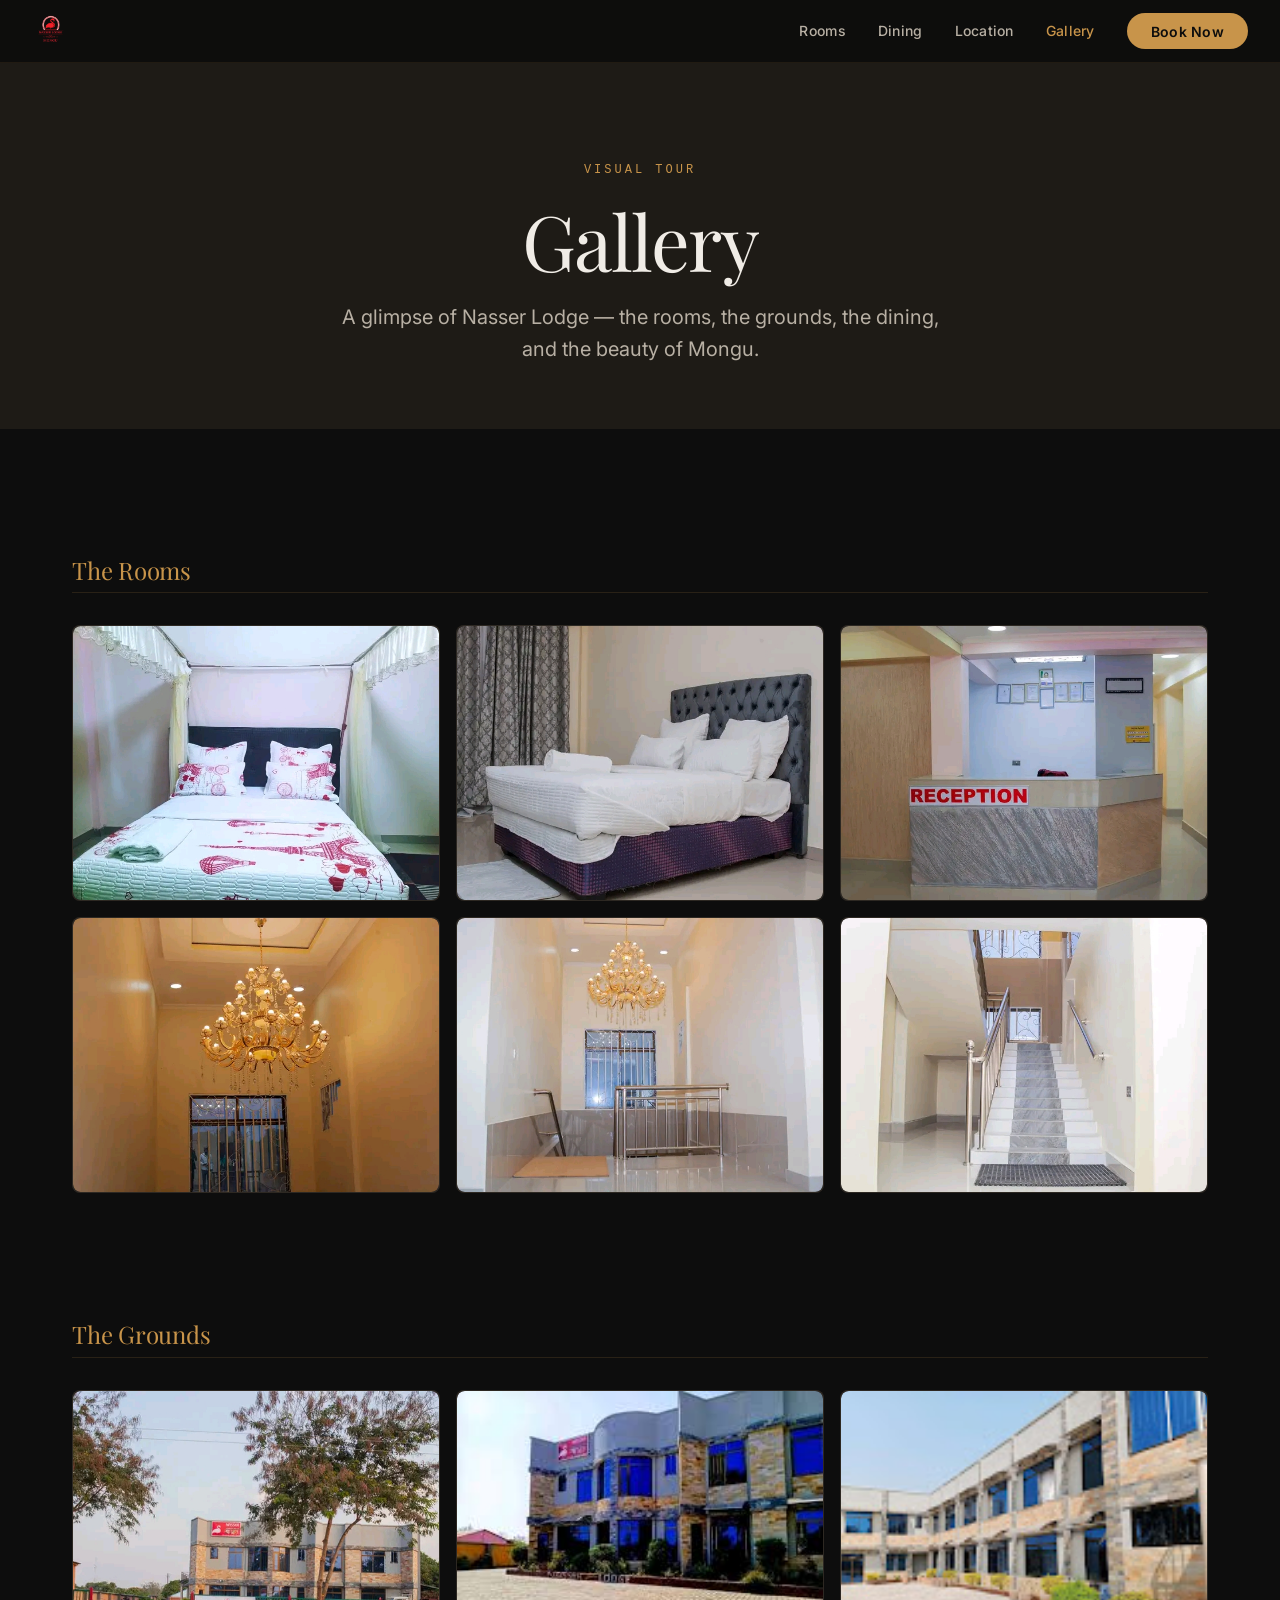
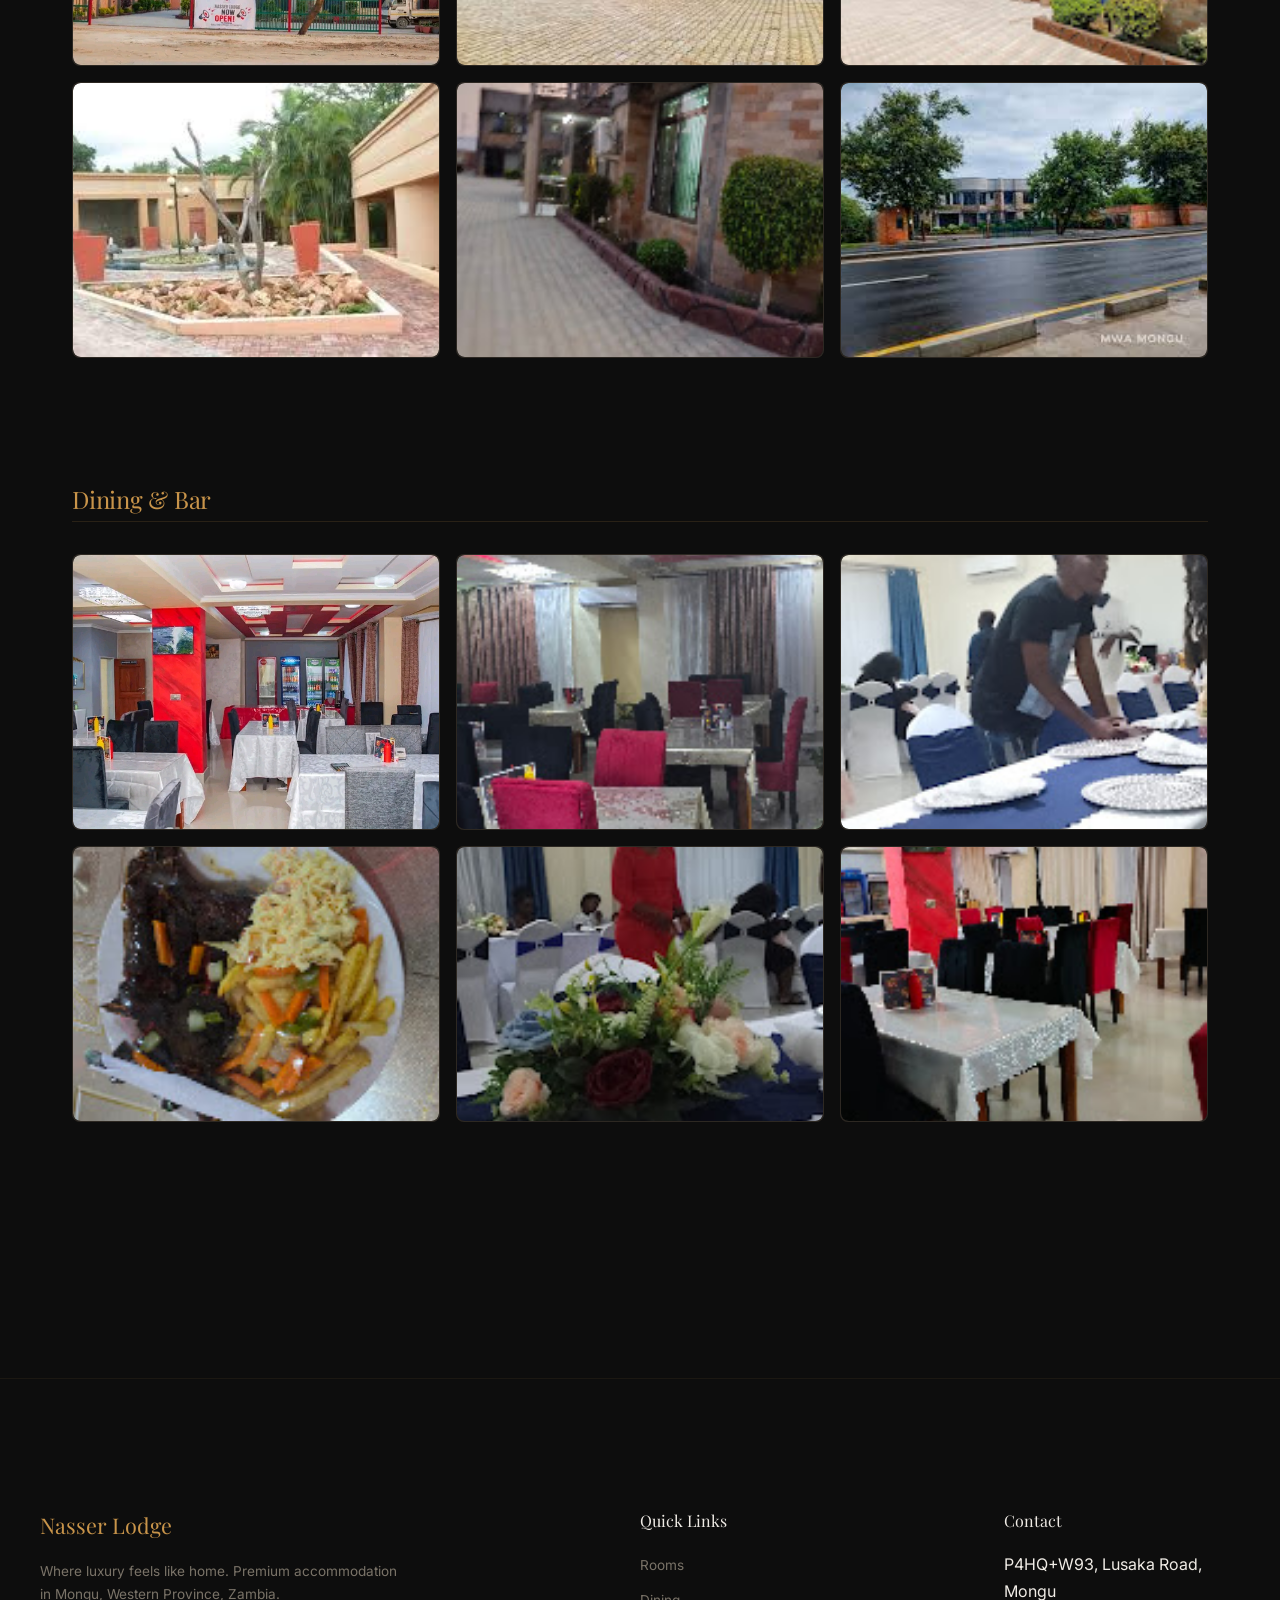
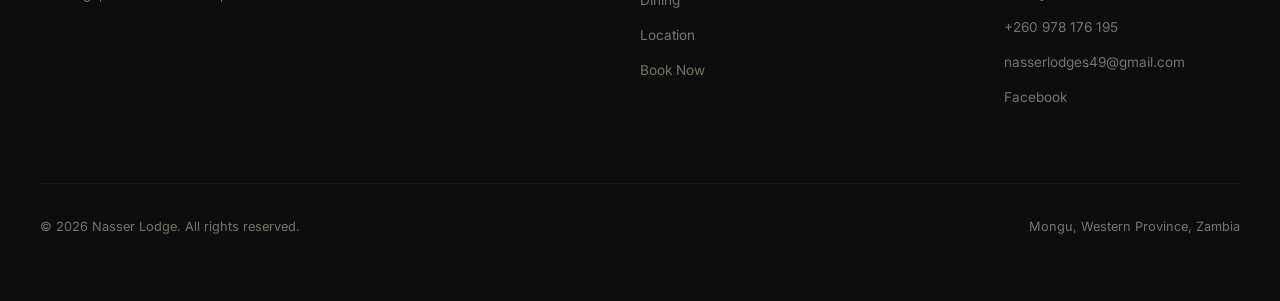
<file: pages/gallery.html>
<!DOCTYPE html>
<html lang="en">
<head>
  <meta charset="UTF-8">
  <meta name="viewport" content="width=device-width, initial-scale=1.0">
  <meta name="description" content="Photo gallery of Nasser Lodge — rooms, grounds, dining, and the beauty of Mongu, Western Province, Zambia.">
  <title>Gallery — Nasser Lodge | Mongu, Zambia</title>
  <link rel="preconnect" href="https://fonts.googleapis.com">
  <link rel="preconnect" href="https://fonts.gstatic.com" crossorigin>
  <link href="https://fonts.googleapis.com/css2?family=Inter:wght@300;400;500;600;700&family=Playfair+Display:ital,wght@0,400;0,500;0,600;0,700;1,400;1,500&display=swap" rel="stylesheet">
  <link rel="stylesheet" href="../css/style.css">
  <style>
    .page-header { padding: 10rem var(--space-lg) var(--space-xl); text-align: center; background: var(--color-bg-warm); }
    .page-body { padding: var(--space-2xl) var(--space-lg); max-width: var(--max-width); margin: 0 auto; }
    .gallery-section { margin-bottom: var(--space-2xl); }
    .gallery-section__title { font-family: var(--font-display); font-size: 1.5rem; color: var(--color-gold); margin-bottom: var(--space-lg); padding-bottom: var(--space-sm); border-bottom: 1px solid rgba(200,148,74,0.15); }
    .gallery-item img { width: 100%; height: 100%; object-fit: cover; display: block; border-radius: 8px; transition: transform 0.5s var(--ease-out-expo), filter 0.4s ease; }
    .gallery-item:hover img { transform: scale(1.06); filter: brightness(1.1); }
    .gallery-item__label { position: absolute; bottom: 0; left: 0; right: 0; padding: 1rem; background: linear-gradient(transparent, rgba(13,13,13,0.85)); color: var(--color-text-primary); font-family: var(--font-display); font-size: 0.9rem; border-radius: 0 0 8px 8px; opacity: 0; transform: translateY(8px); transition: opacity 0.3s ease, transform 0.3s ease; }
    .gallery-item:hover .gallery-item__label { opacity: 1; transform: translateY(0); }
.nav__logo-img { height: 38px; width: auto; display: block; }
  </style>
</head>
<body>

  <nav class="nav nav--scrolled" role="navigation" aria-label="Main navigation">
    <a href="../index.html" class="nav__logo"><img src="../assets/logo.png" alt="Nasser Lodge" class="nav__logo-img"></a>
    <button class="nav__toggle" aria-label="Toggle menu" aria-expanded="false"><span></span><span></span><span></span></button>
    <ul class="nav__links">
      <li><a href="../index.html#rooms">Rooms</a></li>
      <li><a href="../index.html#dining">Dining</a></li>
      <li><a href="../index.html#location">Location</a></li>
      <li><a href="gallery.html" style="color:var(--color-gold);">Gallery</a></li>
      <li><a href="book.html" class="nav__cta">Book Now</a></li>
    </ul>
  </nav>

  <header class="page-header">
    <span class="section-label">Visual Tour</span>
    <h1>Gallery</h1>
    <p class="subtitle" style="margin:var(--space-md) auto 0;">A glimpse of Nasser Lodge — the rooms, the grounds, the dining, and the beauty of Mongu.</p>
  </header>

  <main class="page-body">
    <section class="gallery-section">
      <h2 class="gallery-section__title">The Rooms</h2>
      <div class="gallery-grid">
        <div class="gallery-item"><img src="../images/room-standard.jpg" alt="Standard Room" loading="lazy"><span class="gallery-item__label">Standard Room</span></div>
        <div class="gallery-item"><img src="../images/room-deluxe.jpg" alt="Deluxe Room" loading="lazy"><span class="gallery-item__label">Deluxe Room</span></div>
        <div class="gallery-item"><img src="../images/reception.jpg" alt="Reception" loading="lazy"><span class="gallery-item__label">Reception</span></div>
        <div class="gallery-item"><img src="../images/hallway-chandelier.jpg" alt="Hallway Chandelier" loading="lazy"><span class="gallery-item__label">Hallway</span></div>
        <div class="gallery-item"><img src="../images/stairway-chandelier.jpg" alt="Stairway" loading="lazy"><span class="gallery-item__label">Stairway</span></div>
        <div class="gallery-item"><img src="../images/staircase.jpg" alt="Main Staircase" loading="lazy"><span class="gallery-item__label">Staircase</span></div>
      </div>
    </section>

    <section class="gallery-section">
      <h2 class="gallery-section__title">The Grounds</h2>
      <div class="gallery-grid">
        <div class="gallery-item"><img src="../images/lodge-entrance.jpg" alt="Lodge Entrance" loading="lazy"><span class="gallery-item__label">Entrance</span></div>
        <div class="gallery-item"><img src="../images/lodge-exterior.jpg" alt="Exterior" loading="lazy"><span class="gallery-item__label">Exterior</span></div>
        <div class="gallery-item"><img src="../images/lodge-courtyard-exterior.jpg" alt="Courtyard" loading="lazy"><span class="gallery-item__label">Courtyard</span></div>
        <div class="gallery-item"><img src="../images/courtyard.jpg" alt="Shaded Courtyard" loading="lazy"><span class="gallery-item__label">Garden</span></div>
        <div class="gallery-item"><img src="../images/lodge-walkway.jpg" alt="Walkway" loading="lazy"><span class="gallery-item__label">Walkway</span></div>
        <div class="gallery-item"><img src="../images/nasser-signboard.jpg" alt="Signboard" loading="lazy"><span class="gallery-item__label">Welcome Sign</span></div>
      </div>
    </section>

    <section class="gallery-section">
      <h2 class="gallery-section__title">Dining & Bar</h2>
      <div class="gallery-grid">
        <div class="gallery-item"><img src="../images/restaurant.jpg" alt="Restaurant" loading="lazy"><span class="gallery-item__label">Restaurant</span></div>
        <div class="gallery-item"><img src="../images/dining-room.jpg" alt="Dining Room" loading="lazy"><span class="gallery-item__label">Dining Room</span></div>
        <div class="gallery-item"><img src="../images/dining-setup.jpg" alt="Events" loading="lazy"><span class="gallery-item__label">Events</span></div>
        <div class="gallery-item"><img src="../images/food-plate.jpg" alt="Zambian Cuisine" loading="lazy"><span class="gallery-item__label">Zambian Specialties</span></div>
        <div class="gallery-item"><img src="../images/event-banquet.jpg" alt="Banquet" loading="lazy"><span class="gallery-item__label">Banquets</span></div>
        <div class="gallery-item"><img src="../images/banquet-hall.jpg" alt="Banquet Hall" loading="lazy"><span class="gallery-item__label">Banquet Hall</span></div>
      </div>
    </section>
  </main>

  <footer class="footer" role="contentinfo">
    <div class="footer__inner">
      <div><div class="footer__brand">Nasser Lodge</div><p class="footer__desc">Where luxury feels like home. Premium accommodation in Mongu, Western Province, Zambia.</p></div>
      <div><div class="footer__heading">Quick Links</div><ul class="footer__links"><li><a href="../index.html#rooms">Rooms</a></li><li><a href="../index.html#dining">Dining</a></li><li><a href="../index.html#location">Location</a></li><li><a href="book.html">Book Now</a></li></ul></div>
      <div><div class="footer__heading">Contact</div><ul class="footer__links"><li>P4HQ+W93, Lusaka Road, Mongu</li><li><a href="tel:+260978176195">+260 978 176 195</a></li><li><a href="mailto:nasserlodges49@gmail.com">nasserlodges49@gmail.com</a></li><li><a href="https://facebook.com/nasserlodge" target="_blank" rel="noopener">Facebook</a></li></ul></div>
    </div>
    <div class="footer__bottom"><span>&copy; <span id="current-year">2026</span> Nasser Lodge. All rights reserved.</span><span>Mongu, Western Province, Zambia</span></div>
  </footer>

  <script>
    document.querySelector('.nav__toggle').addEventListener('click',function(){document.querySelector('.nav__links').classList.toggle('nav__links--open');this.classList.toggle('nav__toggle--open');});
    document.getElementById('current-year').textContent=new Date().getFullYear();
  </script>
</body>
</html>
</file>
<file: css/style.css>
/* ============================================================
   NASSER LODGE — "Where Luxury Feels Like Home"
   Design System: Golden Hour over the Zambezi Floodplain
   PRD v1.0 — August 2026
   ============================================================ */

/* ---------- CSS Custom Properties ---------- */
:root {
  /* Palette: Dark, warm, golden-hour inspired */
  --color-bg-deep: #0d0d0d;
  --color-bg-charcoal: #1a1a1a;
  --color-bg-warm: #1e1b16;
  --color-surface: #252220;
  --color-surface-light: #2e2b26;
  --color-gold: #c8944a;
  --color-gold-light: #e2b86b;
  --color-gold-muted: #a67b3d;
  --color-amber: #d4913e;
  --color-text-primary: #f0ece6;
  --color-text-secondary: #b8b0a4;
  --color-text-muted: #7a7368;
  --color-accent-green: #5a7d4a;
  --color-accent-sky: #6b8a9e;

  /* Typography */
  --font-display: 'Playfair Display', 'Georgia', serif;
  --font-body: 'Inter', -apple-system, BlinkMacSystemFont, 'Segoe UI', sans-serif;
  --font-mono: 'JetBrains Mono', 'SF Mono', monospace;

  /* Spacing Scale */
  --space-xs: 0.25rem;
  --space-sm: 0.5rem;
  --space-md: 1rem;
  --space-lg: 2rem;
  --space-xl: 4rem;
  --space-2xl: 8rem;
  --space-3xl: 12rem;

  /* Max content width */
  --max-width: 1200px;
  --max-width-narrow: 800px;

  /* Transitions */
  --ease-out-expo: cubic-bezier(0.16, 1, 0.3, 1);
  --ease-in-out: cubic-bezier(0.65, 0, 0.35, 1);
  --duration-slow: 0.8s;
  --duration-normal: 0.4s;
  --duration-fast: 0.2s;

  /* Z-index layers */
  --z-nav: 1000;
  --z-overlay: 900;
  --z-modal: 1100;
}

/* ---------- Reset & Base ---------- */
*, *::before, *::after {
  box-sizing: border-box;
  margin: 0;
  padding: 0;
}

html {
  scroll-behavior: smooth;
  font-size: 16px;
  -webkit-font-smoothing: antialiased;
  -moz-osx-font-smoothing: grayscale;
  text-rendering: optimizeLegibility;
}

body {
  font-family: var(--font-body);
  background-color: var(--color-bg-deep);
  color: var(--color-text-primary);
  line-height: 1.7;
  overflow-x: hidden;
}

img {
  max-width: 100%;
  height: auto;
  display: block;
}

a {
  color: var(--color-gold);
  text-decoration: none;
  transition: color var(--duration-fast) var(--ease-out-expo);
}
a:hover {
  color: var(--color-gold-light);
}

/* ---------- Typography ---------- */
h1, h2, h3, h4 {
  font-family: var(--font-display);
  font-weight: 400;
  line-height: 1.15;
  color: var(--color-text-primary);
}

h1 {
  font-size: clamp(2.5rem, 6vw, 5.5rem);
  letter-spacing: -0.02em;
}
h2 {
  font-size: clamp(2rem, 4.5vw, 3.75rem);
  letter-spacing: -0.01em;
  margin-bottom: var(--space-lg);
}
h3 {
  font-size: clamp(1.25rem, 2.5vw, 1.75rem);
  letter-spacing: 0;
}

.section-label {
  font-family: var(--font-mono);
  font-size: 0.75rem;
  text-transform: uppercase;
  letter-spacing: 0.25em;
  color: var(--color-gold);
  margin-bottom: var(--space-md);
  display: block;
}

.subtitle {
  font-size: clamp(1rem, 2vw, 1.25rem);
  color: var(--color-text-secondary);
  max-width: 600px;
  line-height: 1.6;
}

/* ---------- Navigation ---------- */
.nav {
  position: fixed;
  top: 0;
  left: 0;
  right: 0;
  z-index: var(--z-nav);
  padding: 0.75rem var(--space-lg);
  display: flex;
  justify-content: space-between;
  align-items: center;
  background: rgba(13, 13, 13, 0.92);
  backdrop-filter: blur(20px);
  -webkit-backdrop-filter: blur(20px);
  border-bottom: 1px solid rgba(200, 148, 74, 0.1);
}

.nav--scrolled {
  background: rgba(13, 13, 13, 0.92);
  backdrop-filter: blur(20px);
  -webkit-backdrop-filter: blur(20px);
  padding: 0.75rem var(--space-lg);
  border-bottom: 1px solid rgba(200, 148, 74, 0.1);
}

.nav__logo {
  font-family: var(--font-display);
  font-size: 1.35rem;
  color: var(--color-gold);
  letter-spacing: 0.04em;
  white-space: nowrap;
  display: flex;
  align-items: center;
}

.nav__logo-img {
  height: 36px;
  width: auto;
  display: block;
}

.nav__links {
  display: flex;
  gap: var(--space-lg);
  list-style: none;
  align-items: center;
}

.nav__links a {
  color: var(--color-text-secondary);
  font-size: 0.875rem;
  font-weight: 500;
  letter-spacing: 0.02em;
  transition: color var(--duration-fast);
}

.nav__links a:hover {
  color: var(--color-gold);
}

.nav__cta {
  background: var(--color-gold);
  color: var(--color-bg-deep) !important;
  padding: 0.6rem 1.5rem;
  border-radius: 100px;
  font-weight: 600 !important;
  transition: background var(--duration-fast), transform var(--duration-fast) !important;
}
.nav__cta:hover {
  background: var(--color-gold-light) !important;
  transform: scale(1.03);
}

/* Mobile Nav Toggle */
.nav__toggle {
  display: none;
  background: none;
  border: none;
  cursor: pointer;
  padding: var(--space-sm);
  z-index: 1001;
}

.nav__toggle span {
  display: block;
  width: 24px;
  height: 2px;
  background: var(--color-text-primary);
  margin: 5px 0;
  transition: transform 0.3s ease, opacity 0.3s ease;
}

.nav__toggle--open span:nth-child(1) {
  transform: rotate(45deg) translate(5px, 5px);
}
.nav__toggle--open span:nth-child(2) {
  opacity: 0;
}
.nav__toggle--open span:nth-child(3) {
  transform: rotate(-45deg) translate(5px, -5px);
}

/* ---------- Hero Section ---------- */
.hero {
  min-height: 100vh;
  display: flex;
  flex-direction: column;
  justify-content: center;
  align-items: center;
  text-align: center;
  padding: var(--space-2xl) var(--space-lg);
  position: relative;
  overflow: hidden;
  background: linear-gradient(
    180deg,
    #0d0d0d 0%,
    #14110e 40%,
    #1a1610 70%,
    #1a1a1a 100%
  );
}

.hero__bg {
  position: absolute;
  inset: 0;
  width: 100%;
  height: 100%;
  object-fit: cover;
  z-index: 0;
  opacity: 0.45;
}

.hero::before {
  content: '';
  position: absolute;
  top: -50%;
  left: -50%;
  width: 200%;
  height: 200%;
  background:
    radial-gradient(ellipse at 30% 30%, rgba(200, 148, 74, 0.06) 0%, transparent 60%),
    radial-gradient(ellipse at 70% 70%, rgba(90, 125, 74, 0.04) 0%, transparent 60%);
  animation: heroDrift 20s ease-in-out infinite alternate;
  pointer-events: none;
}

@keyframes heroDrift {
  0% { transform: translate(0, 0) scale(1); }
  100% { transform: translate(2%, 1%) scale(1.05); }
}

.hero__content {
  position: relative;
  z-index: 1;
  max-width: var(--max-width-narrow);
}

.hero__tagline {
  font-family: var(--font-display);
  font-size: clamp(1.1rem, 2.5vw, 1.5rem);
  color: var(--color-gold);
  font-style: italic;
  margin-top: var(--space-lg);
  opacity: 0;
  animation: fadeUp 1s var(--ease-out-expo) 0.6s forwards;
}

.hero__byline {
  font-size: 0.875rem;
  color: var(--color-text-muted);
  letter-spacing: 0.15em;
  text-transform: uppercase;
  margin-top: var(--space-xl);
  opacity: 0;
  animation: fadeUp 1s var(--ease-out-expo) 1s forwards;
}

.hero__scroll-hint {
  position: absolute;
  bottom: var(--space-xl);
  left: 50%;
  transform: translateX(-50%);
  display: flex;
  flex-direction: column;
  align-items: center;
  gap: var(--space-sm);
  color: var(--color-text-muted);
  font-size: 0.7rem;
  letter-spacing: 0.2em;
  text-transform: uppercase;
  animation: bounce 2s ease-in-out infinite;
}

.hero__scroll-hint::after {
  content: '';
  width: 1px;
  height: 40px;
  background: linear-gradient(to bottom, var(--color-gold), transparent);
}

@keyframes fadeUp {
  from { opacity: 0; transform: translateY(20px); }
  to { opacity: 1; transform: translateY(0); }
}

@keyframes bounce {
  0%, 100% { transform: translateX(-50%) translateY(0); }
  50% { transform: translateX(-50%) translateY(8px); }
}

/* ---------- Chapter Sections ---------- */
.chapter {
  position: relative;
  padding: var(--space-3xl) var(--space-lg);
  overflow: hidden;
}

.chapter--alt {
  background: var(--color-bg-warm);
}

.chapter__inner {
  max-width: var(--max-width);
  margin: 0 auto;
}

.chapter--split .chapter__inner {
  display: grid;
  grid-template-columns: 1fr 1fr;
  gap: var(--space-2xl);
  align-items: center;
}

/* ---------- Media Block (image) ---------- */
.media-block {
  position: relative;
  border-radius: 12px;
  overflow: hidden;
  background: var(--color-surface);
  aspect-ratio: 4 / 3;
  border: 1px solid rgba(200, 148, 74, 0.08);
}

.media-block img {
  width: 100%;
  height: 100%;
  object-fit: cover;
  display: block;
  border-radius: 12px;
}

.media-block__placeholder {
  display: flex;
  flex-direction: column;
  align-items: center;
  gap: var(--space-md);
  color: var(--color-text-muted);
  text-align: center;
  padding: var(--space-lg);
}

.media-block__icon {
  font-size: 2.5rem;
  opacity: 0.3;
}

.media-block__label {
  font-family: var(--font-mono);
  font-size: 0.65rem;
  letter-spacing: 0.2em;
  text-transform: uppercase;
}

/* Glass overlay tag — Vision Pro–inspired */
.glass-tag {
  display: inline-flex;
  align-items: center;
  gap: var(--space-sm);
  background: rgba(30, 27, 22, 0.7);
  backdrop-filter: blur(12px);
  -webkit-backdrop-filter: blur(12px);
  border: 1px solid rgba(200, 148, 74, 0.15);
  border-radius: 100px;
  padding: 0.4rem 1rem;
  font-size: 0.8rem;
  color: var(--color-text-secondary);
  margin-bottom: var(--space-md);
}

/* ---------- Rooms Grid ---------- */
.rooms-grid {
  display: grid;
  grid-template-columns: repeat(auto-fit, minmax(320px, 1fr));
  gap: var(--space-lg);
  margin-top: var(--space-xl);
}

.room-card {
  background: var(--color-surface);
  border-radius: 12px;
  overflow: hidden;
  border: 1px solid rgba(200, 148, 74, 0.06);
  transition: transform var(--duration-normal) var(--ease-out-expo),
              border-color var(--duration-normal);
}

.room-card:hover {
  transform: translateY(-4px);
  border-color: rgba(200, 148, 74, 0.2);
}

.room-card__image {
  aspect-ratio: 16 / 10;
  overflow: hidden;
  position: relative;
}

.room-card__image img {
  width: 100%;
  height: 100%;
  object-fit: cover;
  display: block;
  transition: transform 0.6s var(--ease-out-expo);
}

.room-card:hover .room-card__image img {
  transform: scale(1.05);
}

.room-card__body {
  padding: var(--space-lg);
}

.room-card__title {
  font-family: var(--font-display);
  font-size: 1.35rem;
  margin-bottom: var(--space-sm);
}

.room-card__price {
  color: var(--color-gold);
  font-weight: 600;
  font-size: 1.1rem;
  margin-bottom: var(--space-sm);
}

.room-card__price span {
  font-size: 0.75rem;
  color: var(--color-text-muted);
  font-weight: 400;
}

.room-card__amenities {
  list-style: none;
  display: flex;
  flex-wrap: wrap;
  gap: var(--space-xs) var(--space-md);
  margin-top: var(--space-md);
}

.room-card__amenities li {
  font-size: 0.8rem;
  color: var(--color-text-secondary);
  display: flex;
  align-items: center;
  gap: 4px;
}

.room-card__amenities li::before {
  content: '•';
  color: var(--color-gold);
}

/* ---------- Amenities / Features List ---------- */
.features-list {
  display: grid;
  grid-template-columns: repeat(auto-fit, minmax(200px, 1fr));
  gap: var(--space-lg);
  margin-top: var(--space-xl);
}

.feature-item {
  padding: var(--space-lg);
  border-left: 2px solid var(--color-gold);
  background: linear-gradient(90deg, rgba(200, 148, 74, 0.04), transparent);
}

.feature-item__title {
  font-family: var(--font-display);
  font-size: 1.1rem;
  margin-bottom: var(--space-sm);
  color: var(--color-gold);
}

.feature-item__desc {
  font-size: 0.9rem;
  color: var(--color-text-secondary);
  line-height: 1.6;
}

/* ---------- Testimonials / Social Proof ---------- */
.testimonials {
  display: grid;
  grid-template-columns: repeat(auto-fit, minmax(300px, 1fr));
  gap: var(--space-lg);
  margin-top: var(--space-xl);
}

.testimonial-card {
  background: var(--color-surface);
  border-radius: 12px;
  padding: var(--space-xl);
  position: relative;
}

.testimonial-card::before {
  content: '"';
  position: absolute;
  top: 0.5rem;
  left: 1rem;
  font-family: var(--font-display);
  font-size: 5rem;
  color: var(--color-gold);
  opacity: 0.15;
  line-height: 1;
}

.testimonial-card__text {
  font-size: 0.95rem;
  color: var(--color-text-secondary);
  line-height: 1.7;
  position: relative;
  z-index: 1;
}

.testimonial-card__author {
  margin-top: var(--space-lg);
  font-size: 0.8rem;
  color: var(--color-text-muted);
}

/* Google Rating Badge */
.rating-badge {
  display: inline-flex;
  align-items: center;
  gap: var(--space-sm);
  background: rgba(200, 148, 74, 0.08);
  border: 1px solid rgba(200, 148, 74, 0.15);
  border-radius: 100px;
  padding: 0.5rem 1.25rem;
  margin-bottom: var(--space-lg);
}

.rating-badge__stars {
  color: var(--color-gold-light);
  font-size: 1.1rem;
  letter-spacing: 2px;
}

.rating-badge__score {
  font-weight: 700;
  color: var(--color-text-primary);
}

.rating-badge__count {
  font-size: 0.8rem;
  color: var(--color-text-muted);
}

/* ---------- Booking / Enquiry Form ---------- */
.form-section {
  max-width: 640px;
  margin: 0 auto;
}

.form-group {
  margin-bottom: var(--space-lg);
}

.form-label {
  display: block;
  font-size: 0.8rem;
  font-weight: 600;
  letter-spacing: 0.05em;
  text-transform: uppercase;
  color: var(--color-text-secondary);
  margin-bottom: var(--space-sm);
}

.form-input,
.form-select,
.form-textarea {
  width: 100%;
  background: var(--color-surface);
  border: 1px solid rgba(200, 148, 74, 0.1);
  border-radius: 8px;
  padding: 0.85rem 1rem;
  color: var(--color-text-primary);
  font-family: var(--font-body);
  font-size: 0.95rem;
  transition: border-color var(--duration-fast), box-shadow var(--duration-fast);
}

.form-input:focus,
.form-select:focus,
.form-textarea:focus {
  outline: none;
  border-color: var(--color-gold);
  box-shadow: 0 0 0 3px rgba(200, 148, 74, 0.1);
}

.form-textarea {
  min-height: 120px;
  resize: vertical;
}

.form-select {
  appearance: none;
  background-image: url("data:image/svg+xml,%3Csvg xmlns='http://www.w3.org/2000/svg' width='12' height='12' viewBox='0 0 12 12'%3E%3Cpath d='M6 8L1 3h10z' fill='%23c8944a'/%3E%3C/svg%3E");
  background-repeat: no-repeat;
  background-position: right 1rem center;
  padding-right: 2.5rem;
}

.btn {
  display: inline-flex;
  align-items: center;
  gap: var(--space-sm);
  font-family: var(--font-body);
  font-size: 0.9rem;
  font-weight: 600;
  letter-spacing: 0.02em;
  padding: 0.85rem 2rem;
  border: none;
  border-radius: 100px;
  cursor: pointer;
  transition: all var(--duration-fast) var(--ease-out-expo);
}

.btn--primary {
  background: var(--color-gold);
  color: var(--color-bg-deep);
}
.btn--primary:hover {
  background: var(--color-gold-light);
  transform: scale(1.02);
}

.btn--outline {
  background: transparent;
  color: var(--color-gold);
  border: 1px solid var(--color-gold);
}
.btn--outline:hover {
  background: rgba(200, 148, 74, 0.08);
}

.btn--whatsapp {
  background: #25D366;
  color: #fff;
}
.btn--whatsapp:hover {
  background: #1fb855;
  transform: scale(1.02);
}

.btn--call {
  background: var(--color-surface-light);
  color: var(--color-text-primary);
}

.cta-group {
  display: flex;
  flex-wrap: wrap;
  gap: var(--space-md);
  margin-top: var(--space-lg);
}

/* ---------- Location / Map ---------- */
.map-placeholder {
  width: 100%;
  aspect-ratio: 16 / 9;
  background: var(--color-surface);
  border-radius: 12px;
  display: flex;
  align-items: center;
  justify-content: center;
  border: 1px solid rgba(200, 148, 74, 0.08);
  color: var(--color-text-muted);
  font-family: var(--font-mono);
  font-size: 0.75rem;
  letter-spacing: 0.1em;
  text-transform: uppercase;
}

/* ---------- Gallery Grid ---------- */
.gallery-grid {
  display: grid;
  grid-template-columns: repeat(auto-fill, minmax(280px, 1fr));
  gap: var(--space-md);
}

.gallery-item {
  aspect-ratio: 4 / 3;
  border-radius: 8px;
  overflow: hidden;
  position: relative;
  background: var(--color-surface);
  border: 1px solid rgba(200, 148, 74, 0.05);
  transition: border-color var(--duration-fast), box-shadow var(--duration-fast);
  cursor: pointer;
}

.gallery-item:hover {
  border-color: rgba(200, 148, 74, 0.25);
  box-shadow: 0 8px 32px rgba(0, 0, 0, 0.4);
}

/* ---------- Footer ---------- */
.footer {
  background: var(--color-bg-deep);
  border-top: 1px solid rgba(200, 148, 74, 0.08);
  padding: var(--space-2xl) var(--space-lg) var(--space-xl);
}

.footer__inner {
  max-width: var(--max-width);
  margin: 0 auto;
  display: grid;
  grid-template-columns: 2fr 1fr 1fr;
  gap: var(--space-2xl);
}

.footer__brand {
  font-family: var(--font-display);
  font-size: 1.35rem;
  color: var(--color-gold);
  margin-bottom: var(--space-md);
}

.footer__desc {
  font-size: 0.85rem;
  color: var(--color-text-muted);
  line-height: 1.7;
  max-width: 360px;
}

.footer__heading {
  font-family: var(--font-display);
  font-size: 1rem;
  color: var(--color-text-primary);
  margin-bottom: var(--space-md);
}

.footer__links {
  list-style: none;
}

.footer__links li {
  margin-bottom: var(--space-sm);
}

.footer__links a {
  font-size: 0.85rem;
  color: var(--color-text-muted);
  transition: color var(--duration-fast);
}

.footer__links a:hover {
  color: var(--color-gold);
}

.footer__bottom {
  max-width: var(--max-width);
  margin: var(--space-xl) auto 0;
  padding-top: var(--space-lg);
  border-top: 1px solid rgba(200, 148, 74, 0.06);
  display: flex;
  justify-content: space-between;
  align-items: center;
  font-size: 0.8rem;
  color: var(--color-text-muted);
}

/* ---------- Animations (Scroll-triggered via Intersection Observer) ---------- */
.animate-on-scroll {
  opacity: 0;
  transform: translateY(30px);
  transition: opacity 0.8s var(--ease-out-expo),
              transform 0.8s var(--ease-out-expo);
}

.animate-on-scroll--visible {
  opacity: 1;
  transform: translateY(0);
}

/* Stagger children */
.stagger-children > * {
  opacity: 0;
  transform: translateY(20px);
  transition: opacity 0.6s var(--ease-out-expo),
              transform 0.6s var(--ease-out-expo);
}

.stagger-children--visible > *:nth-child(1) { transition-delay: 0s; opacity: 1; transform: translateY(0); }
.stagger-children--visible > *:nth-child(2) { transition-delay: 0.1s; opacity: 1; transform: translateY(0); }
.stagger-children--visible > *:nth-child(3) { transition-delay: 0.2s; opacity: 1; transform: translateY(0); }
.stagger-children--visible > *:nth-child(4) { transition-delay: 0.3s; opacity: 1; transform: translateY(0); }
.stagger-children--visible > *:nth-child(5) { transition-delay: 0.4s; opacity: 1; transform: translateY(0); }
.stagger-children--visible > *:nth-child(6) { transition-delay: 0.5s; opacity: 1; transform: translateY(0); }

/* Reduced motion */
@media (prefers-reduced-motion: reduce) {
  *, *::before, *::after {
    animation-duration: 0.01ms !important;
    animation-iteration-count: 1 !important;
    transition-duration: 0.01ms !important;
  }
  .animate-on-scroll,
  .animate-on-scroll--visible,
  .stagger-children > *,
  .stagger-children--visible > * {
    opacity: 1;
    transform: none;
  }
}

/* ---------- Responsive ---------- */
@media (max-width: 1024px) {
  .chapter--split .chapter__inner {
    grid-template-columns: 1fr;
    gap: var(--space-xl);
  }

  .footer__inner {
    grid-template-columns: 1fr 1fr;
  }
}

@media (max-width: 768px) {
  :root {
    --space-3xl: 6rem;
    --space-2xl: 4rem;
  }

  .nav__toggle {
    display: block;
  }

  .nav__links {
    position: fixed;
    top: 0;
    right: 0;
    width: 80%;
    max-width: 320px;
    height: 100vh;
    background: rgba(13, 13, 13, 0.98);
    backdrop-filter: blur(30px);
    -webkit-backdrop-filter: blur(30px);
    flex-direction: column;
    justify-content: center;
    padding: var(--space-2xl);
    transform: translateX(100%);
    transition: transform 0.4s var(--ease-out-expo);
    gap: var(--space-xl);
  }

  .nav__links--open {
    transform: translateX(0);
  }

  .nav__links a {
    font-size: 1.1rem;
  }

  .rooms-grid {
    grid-template-columns: 1fr;
  }

  .features-list {
    grid-template-columns: 1fr;
  }

  .testimonials {
    grid-template-columns: 1fr;
  }

  .footer__inner {
    grid-template-columns: 1fr;
  }

  .footer__bottom {
    flex-direction: column;
    gap: var(--space-sm);
    text-align: center;
  }
}

@media (max-width: 480px) {
  .hero {
    padding: var(--space-xl) var(--space-md);
  }

  .chapter {
    padding: var(--space-2xl) var(--space-md);
  }

  .cta-group {
    flex-direction: column;
  }

  .cta-group .btn {
    justify-content: center;
    width: 100%;
  }
}
</file>
